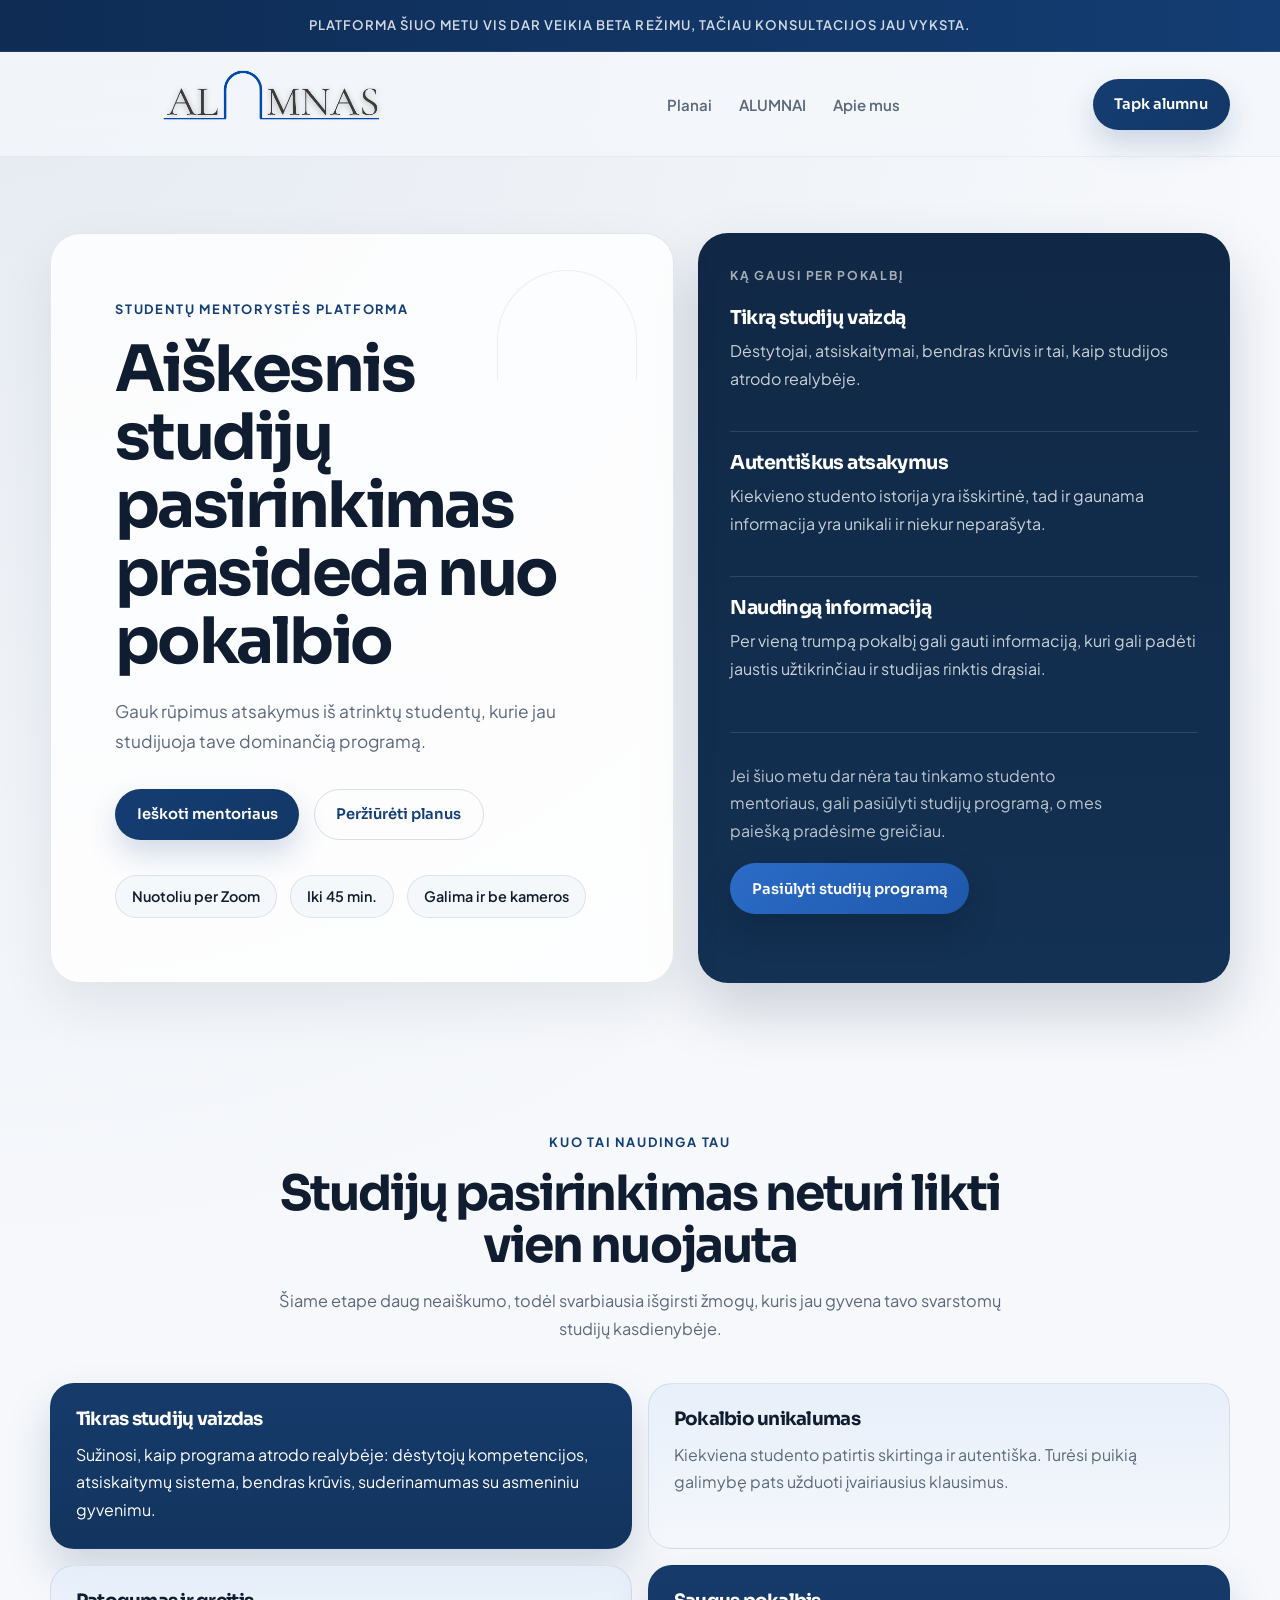
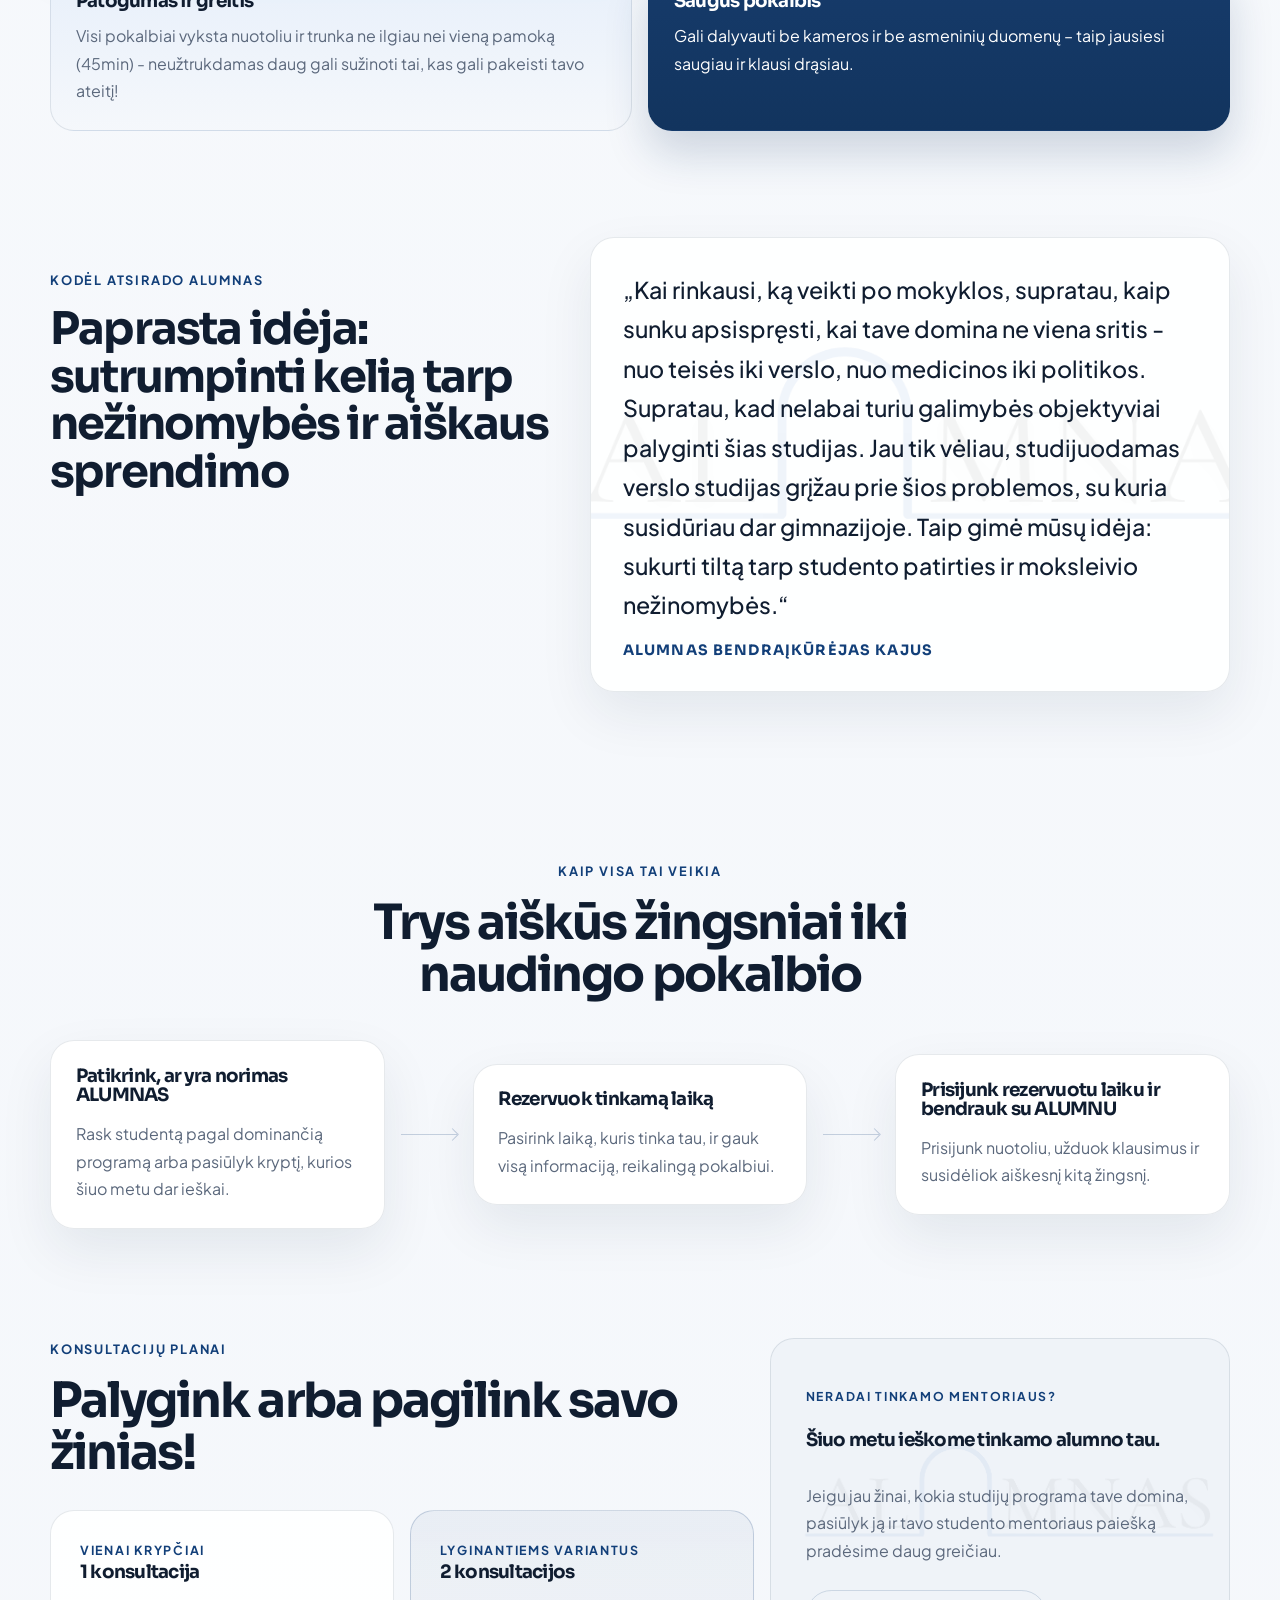
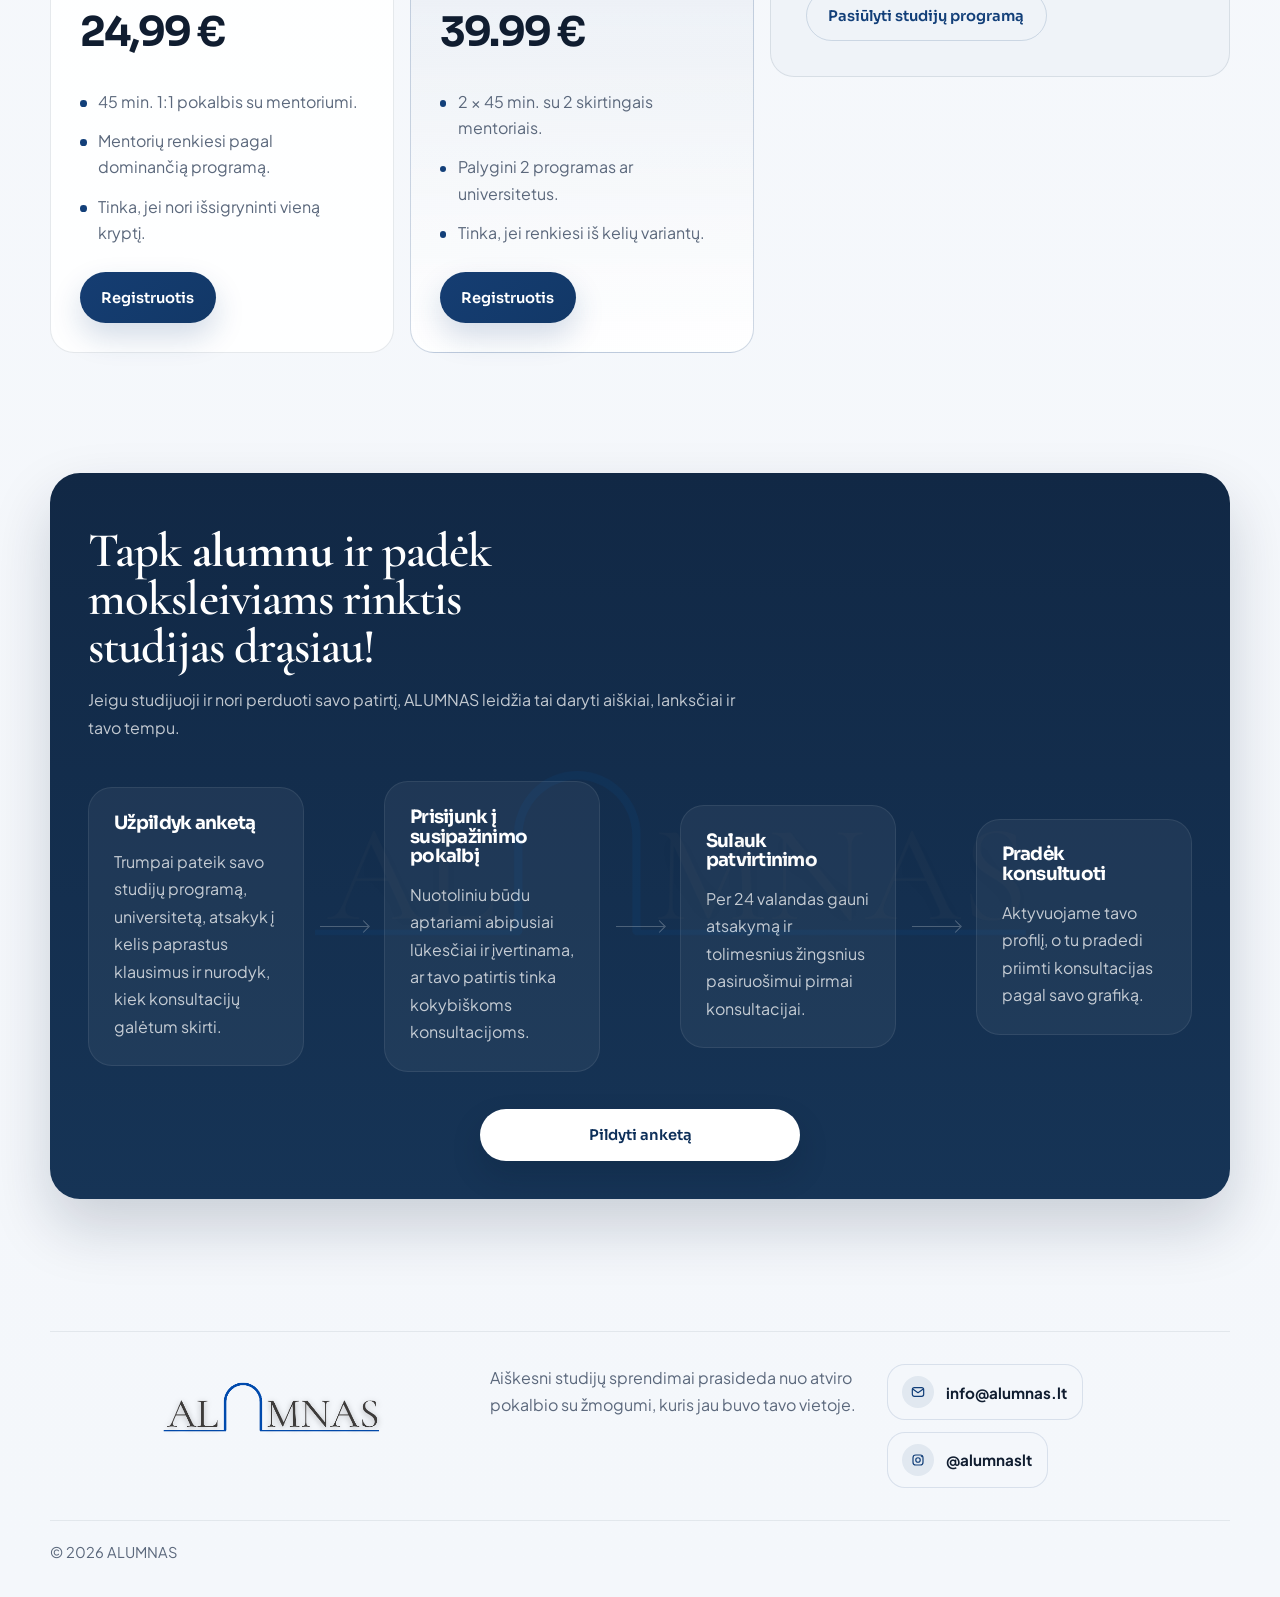
<file: index.html>
<!DOCTYPE html>
<html lang="lt">
  <head>
    <meta charset="UTF-8" />
    <meta name="viewport" content="width=device-width, initial-scale=1.0" />
    <title>ALUMNAS | Studentų mentorystės platforma</title>
    <meta
      name="description"
      content="ALUMNAS padeda moksleiviams aiškiau pasirinkti studijas per pokalbius su studentais, kurie jau studijuoja dominančias programas."
    />
    <meta property="og:title" content="ALUMNAS | Studentų mentorystės platforma" />
    <meta
      property="og:description"
      content="Gauk atsakymus iš studentų, kurie jau studijuoja tave dominančią programą."
    />
    <meta property="og:type" content="website" />
    <meta property="theme-color" content="#123f79" />
    <link rel="preconnect" href="https://fonts.googleapis.com" />
    <link rel="preconnect" href="https://fonts.gstatic.com" crossorigin />
    <link
      href="https://fonts.googleapis.com/css2?family=Cormorant+Garamond:wght@500;600;700&amp;family=Plus+Jakarta+Sans:wght@400;500;600;700;800&amp;family=Sora:wght@400;500;600;700;800&amp;display=swap"
      rel="stylesheet"
    />
    <link rel="stylesheet" href="./styles.css" />
  </head>
  <body>
    <div class="top-note">
      <p>Platforma šiuo metu vis dar veikia beta režimu, tačiau konsultacijos jau vyksta.</p>
    </div>

    <header class="site-header">
      <div class="container header-inner">
        <a class="brand-link" href="#pradžia" aria-label="ALUMNAS pradžia">
          <span class="brand-logo brand-logo-dark" aria-hidden="true">
            <img src="./assets/alumnas-logo-clean.png" alt="" />
          </span>
          <span class="sr-only">ALUMNAS</span>
        </a>

        <nav class="site-nav" aria-label="Pagrindinė navigacija">
          <a href="#planai">Planai</a>
          <a href="./mentoriai.html">ALUMNAI</a>
          <a href="./apie-mus.html">Apie mus</a>
        </nav>

        <a
          class="button button-primary"
          href="https://forms.gle/oHEPFvfFwPesfQu49"
          target="_blank"
          rel="noopener noreferrer"
        >
          Tapk alumnu
        </a>
      </div>
    </header>

    <main id="pradžia">
      <section class="hero">
        <div class="container hero-grid">
          <div class="hero-copy">
            <p class="eyebrow">Studentų mentorystės platforma</p>
            <h1>Aiškesnis studijų pasirinkimas prasideda nuo pokalbio</h1>
            <p class="hero-text">
              Gauk rūpimus atsakymus iš atrinktų studentų, kurie jau studijuoja tave
              dominančią programą.
            </p>

            <div class="hero-actions">
              <a
                class="button button-primary"
                href="./mentoriai.html"
              >
                Ieškoti mentoriaus
              </a>
              <a class="button button-secondary" href="#planai">Peržiūrėti planus</a>
            </div>

            <ul class="hero-meta">
              <li>Nuotoliu per Zoom</li>
              <li>Iki 45 min.</li>
              <li>Galima ir be kameros</li>
            </ul>
          </div>

          <aside class="hero-panel">
            <p class="panel-label">Ką gausi per pokalbį</p>

            <div class="panel-list">
              <article>
                <h2>Tikrą studijų vaizdą</h2>
                <p>
                  Dėstytojai, atsiskaitymai, bendras krūvis ir tai, kaip studijos
                  atrodo realybėje.
                </p>
              </article>

              <article>
                <h2>Autentiškus atsakymus</h2>
                <p>
                  Kiekvieno studento istorija yra išskirtinė, tad ir gaunama
                  informacija yra unikali ir niekur neparašyta.
                </p>
              </article>

              <article>
                <h2>Naudingą informaciją</h2>
                <p>
                  Per vieną trumpą pokalbį gali gauti informaciją, kuri gali
                  padėti jaustis užtikrinčiau ir studijas rinktis drąsiai.
                </p>
              </article>
            </div>

            <div class="panel-foot">
              <p>
                Jei šiuo metu dar nėra tau tinkamo studento mentoriaus, gali pasiūlyti
                studijų programą, o mes paiešką pradėsime greičiau.
              </p>
              <a
                class="panel-button"
                href="https://forms.gle/Wdv8qS5zdkdKtjoA7"
                target="_blank"
                rel="noopener noreferrer"
              >
                Pasiūlyti studijų programą
              </a>
            </div>
          </aside>
        </div>
      </section>

      <section class="section" id="nauda">
        <div class="container section-head">
          <p class="eyebrow">Kuo tai naudinga tau</p>
          <h2>Studijų pasirinkimas neturi likti vien nuojauta</h2>
          <p class="section-text">
            Šiame etape daug neaiškumo, todėl svarbiausia išgirsti žmogų, kuris jau
            gyvena tavo svarstomų studijų kasdienybėje.
          </p>
        </div>

        <div class="container benefit-grid">
          <article class="benefit-card benefit-card-accent">
            <h3>Tikras studijų vaizdas</h3>
            <p>
              Sužinosi, kaip programa atrodo realybėje: dėstytojų kompetencijos,
              atsiskaitymų sistema, bendras krūvis, suderinamumas su asmeniniu gyvenimu.
            </p>
          </article>

          <article class="benefit-card benefit-card-soft">
            <h3>Pokalbio unikalumas</h3>
            <p>
              Kiekviena studento patirtis skirtinga ir autentiška. Turėsi puikią
              galimybę pats užduoti įvairiausius klausimus.
            </p>
          </article>

          <article class="benefit-card benefit-card-soft">
            <h3>Patogumas ir greitis</h3>
            <p>
              Visi pokalbiai vyksta nuotoliu ir trunka ne ilgiau nei vieną pamoką
              (45min) - neužtrukdamas daug gali sužinoti tai, kas gali pakeisti
              tavo ateitį!
            </p>
          </article>

          <article class="benefit-card benefit-card-accent">
            <h3>Saugus pokalbis</h3>
            <p>
              Gali dalyvauti be kameros ir be asmeninių duomenų – taip jausiesi
              saugiau ir klausi drąsiau.
            </p>
          </article>
        </div>
      </section>

      <section class="section quote-section">
        <div class="container quote-wrap">
          <div class="quote-intro">
            <p class="eyebrow">Kodėl atsirado ALUMNAS</p>
            <h2>Paprasta idėja: sutrumpinti kelią tarp nežinomybės ir aiškaus sprendimo</h2>
          </div>

          <blockquote class="quote-card">
            <div class="quote-watermark" aria-hidden="true">
              <img src="./assets/alumnas-logo-clean.png" alt="" />
            </div>
            <p>
              „Kai rinkausi, ką veikti po mokyklos, supratau, kaip sunku
              apsispręsti, kai tave domina ne viena sritis - nuo teisės iki
              verslo, nuo medicinos iki politikos. Supratau, kad nelabai turiu
              galimybės objektyviai palyginti šias studijas. Jau tik vėliau,
              studijuodamas verslo studijas grįžau prie šios problemos, su kuria
              susidūriau dar gimnazijoje. Taip gimė mūsų idėja: sukurti tiltą
              tarp studento patirties ir moksleivio nežinomybės.“
            </p>
            <footer>ALUMNAS bendraįkūrėjas Kajus</footer>
          </blockquote>
        </div>
      </section>

      <section class="section" id="veikimas">
        <div class="container section-head">
          <p class="eyebrow">Kaip visa tai veikia</p>
          <h2>Trys aiškūs žingsniai iki naudingo pokalbio</h2>
        </div>

        <div class="container arrow-steps arrow-steps-light">
          <article class="arrow-step">
            <h3>Patikrink, ar yra norimas ALUMNAS</h3>
            <p>
              Rask studentą pagal dominančią programą arba pasiūlyk kryptį, kurios
              šiuo metu dar ieškai.
            </p>
          </article>

          <div class="step-arrow" aria-hidden="true">
            <span></span>
          </div>

          <article class="arrow-step">
            <h3>Rezervuok tinkamą laiką</h3>
            <p>
              Pasirink laiką, kuris tinka tau, ir gauk visą informaciją, reikalingą
              pokalbiui.
            </p>
          </article>

          <div class="step-arrow" aria-hidden="true">
            <span></span>
          </div>

          <article class="arrow-step">
            <h3>Prisijunk rezervuotu laiku ir bendrauk su ALUMNU</h3>
            <p>
              Prisijunk nuotoliu, užduok klausimus ir susidėliok aiškesnį kitą žingsnį.
            </p>
          </article>
        </div>
      </section>

      <section class="section plans-section" id="planai">
        <div class="container plans-layout">
          <div class="plans-main">
            <div class="section-head section-head-left">
              <p class="eyebrow">Konsultacijų planai</p>
              <h2>Palygink arba pagilink savo žinias!</h2>
            </div>

            <div class="pricing-grid">
              <article class="pricing-card">
                <p class="price-tag">Vienai krypčiai</p>
                <h3>1 konsultacija</h3>
                <p class="price">24,99 €</p>
                <ul>
                  <li>45 min. 1:1 pokalbis su mentoriumi.</li>
                  <li>Mentorių renkiesi pagal dominančią programą.</li>
                  <li>Tinka, jei nori išsigryninti vieną kryptį.</li>
                </ul>
                <a
                  class="button button-primary"
                  href="https://forms.gle/Wdv8qS5zdkdKtjoA7"
                  target="_blank"
                  rel="noopener noreferrer"
                >
                  Registruotis
                </a>
              </article>

              <article class="pricing-card pricing-card-featured">
                <p class="price-tag">Lyginantiems variantus</p>
                <h3>2 konsultacijos</h3>
                <p class="price">39.99 €</p>
                <ul>
                  <li>2 × 45 min. su 2 skirtingais mentoriais.</li>
                  <li>Palygini 2 programas ar universitetus.</li>
                  <li>Tinka, jei renkiesi iš kelių variantų.</li>
                </ul>
                <a
                  class="button button-primary"
                  href="https://forms.gle/Wdv8qS5zdkdKtjoA7"
                  target="_blank"
                  rel="noopener noreferrer"
                >
                  Registruotis
                </a>
              </article>
            </div>
          </div>

          <aside class="plans-side">
            <div class="plans-watermark" aria-hidden="true">
              <img src="./assets/alumnas-logo-clean.png" alt="" />
            </div>
            <p class="side-label">Neradai tinkamo mentoriaus?</p>
            <h3>Šiuo metu ieškome tinkamo alumno tau.</h3>
            <p>
              Jeigu jau žinai, kokia studijų programa tave domina, pasiūlyk ją ir
              tavo studento mentoriaus paiešką pradėsime daug greičiau.
            </p>
            <a
              class="button button-secondary"
              href="https://forms.gle/Wdv8qS5zdkdKtjoA7"
              target="_blank"
              rel="noopener noreferrer"
            >
              Pasiūlyti studijų programą
            </a>
          </aside>
        </div>
      </section>

      <section class="section mentor-section" id="alumnas">
        <div class="container mentor-wrap">
          <div class="mentor-watermark" aria-hidden="true">
            <img src="./assets/alumnas-logo-clean.png" alt="" />
          </div>
          <div class="mentor-head">
            <h2>Tapk <strong>alumnu</strong> ir padėk moksleiviams rinktis studijas drąsiau!</h2>
            <p class="mentor-text">
              Jeigu studijuoji ir nori perduoti savo patirtį, ALUMNAS leidžia tai
              daryti aiškiai, lanksčiai ir tavo tempu.
            </p>
          </div>

          <div class="arrow-steps arrow-steps-dark">
            <article class="arrow-step">
              <h3>Užpildyk anketą</h3>
              <p>
                Trumpai pateik savo studijų programą, universitetą, atsakyk į kelis
                paprastus klausimus ir nurodyk, kiek konsultacijų galėtum skirti.
              </p>
            </article>

            <div class="step-arrow" aria-hidden="true">
              <span></span>
            </div>

            <article class="arrow-step">
              <h3>Prisijunk į susipažinimo pokalbį</h3>
              <p>
                Nuotoliniu būdu aptariami abipusiai lūkesčiai ir įvertinama, ar tavo
                patirtis tinka kokybiškoms konsultacijoms.
              </p>
            </article>

            <div class="step-arrow" aria-hidden="true">
              <span></span>
            </div>

            <article class="arrow-step">
              <h3>Sulauk patvirtinimo</h3>
              <p>
                Per 24 valandas gauni atsakymą ir tolimesnius žingsnius pasiruošimui
                pirmai konsultacijai.
              </p>
            </article>

            <div class="step-arrow" aria-hidden="true">
              <span></span>
            </div>

            <article class="arrow-step">
              <h3>Pradėk konsultuoti</h3>
              <p>
                Aktyvuojame tavo profilį, o tu pradedi priimti konsultacijas pagal savo
                grafiką.
              </p>
            </article>
          </div>

          <div class="mentor-cta">
            <a
              class="button button-light"
              href="https://forms.gle/oHEPFvfFwPesfQu49"
              target="_blank"
              rel="noopener noreferrer"
            >
              Pildyti anketą
            </a>
          </div>
        </div>
      </section>
    </main>

    <footer class="site-footer" id="kontaktai">
      <div class="container footer-top">
        <a class="brand-link footer-brand" href="#pradžia" aria-label="ALUMNAS pradžia">
          <span class="brand-logo brand-logo-dark" aria-hidden="true">
            <img src="./assets/alumnas-logo-clean.png" alt="" />
          </span>
          <span class="sr-only">ALUMNAS</span>
        </a>

        <div class="footer-copy">
          <p>
            Aiškesni studijų sprendimai prasideda nuo atviro pokalbio su žmogumi,
            kuris jau buvo tavo vietoje.
          </p>
        </div>

        <div class="footer-links">
          <a class="footer-contact-link" href="mailto:info@alumnas.lt">
            <span class="footer-contact-icon" aria-hidden="true">
              <svg viewBox="0 0 24 24" fill="none">
                <path d="M4 7.5 12 13l8-5.5" stroke="currentColor" stroke-width="1.8" stroke-linecap="round" stroke-linejoin="round" />
                <rect x="3.5" y="5.5" width="17" height="13" rx="3" stroke="currentColor" stroke-width="1.8" />
              </svg>
            </span>
            <span>info@alumnas.lt</span>
          </a>
          <a
            class="footer-contact-link"
            href="https://www.instagram.com/alumnaslt/"
            target="_blank"
            rel="noopener noreferrer"
          >
            <span class="footer-contact-icon" aria-hidden="true">
              <svg viewBox="0 0 24 24" fill="none">
                <rect x="4.5" y="4.5" width="15" height="15" rx="4.2" stroke="currentColor" stroke-width="1.8" />
                <circle cx="12" cy="12" r="3.35" stroke="currentColor" stroke-width="1.8" />
                <circle cx="17.1" cy="6.9" r="1" fill="currentColor" />
              </svg>
            </span>
            <span>@alumnaslt</span>
          </a>
        </div>
      </div>

      <div class="container footer-bottom">
        <p>&copy; <span id="year">2026</span> ALUMNAS</p>
      </div>
    </footer>

    <script src="./script.js"></script>
  </body>
</html>
</file>
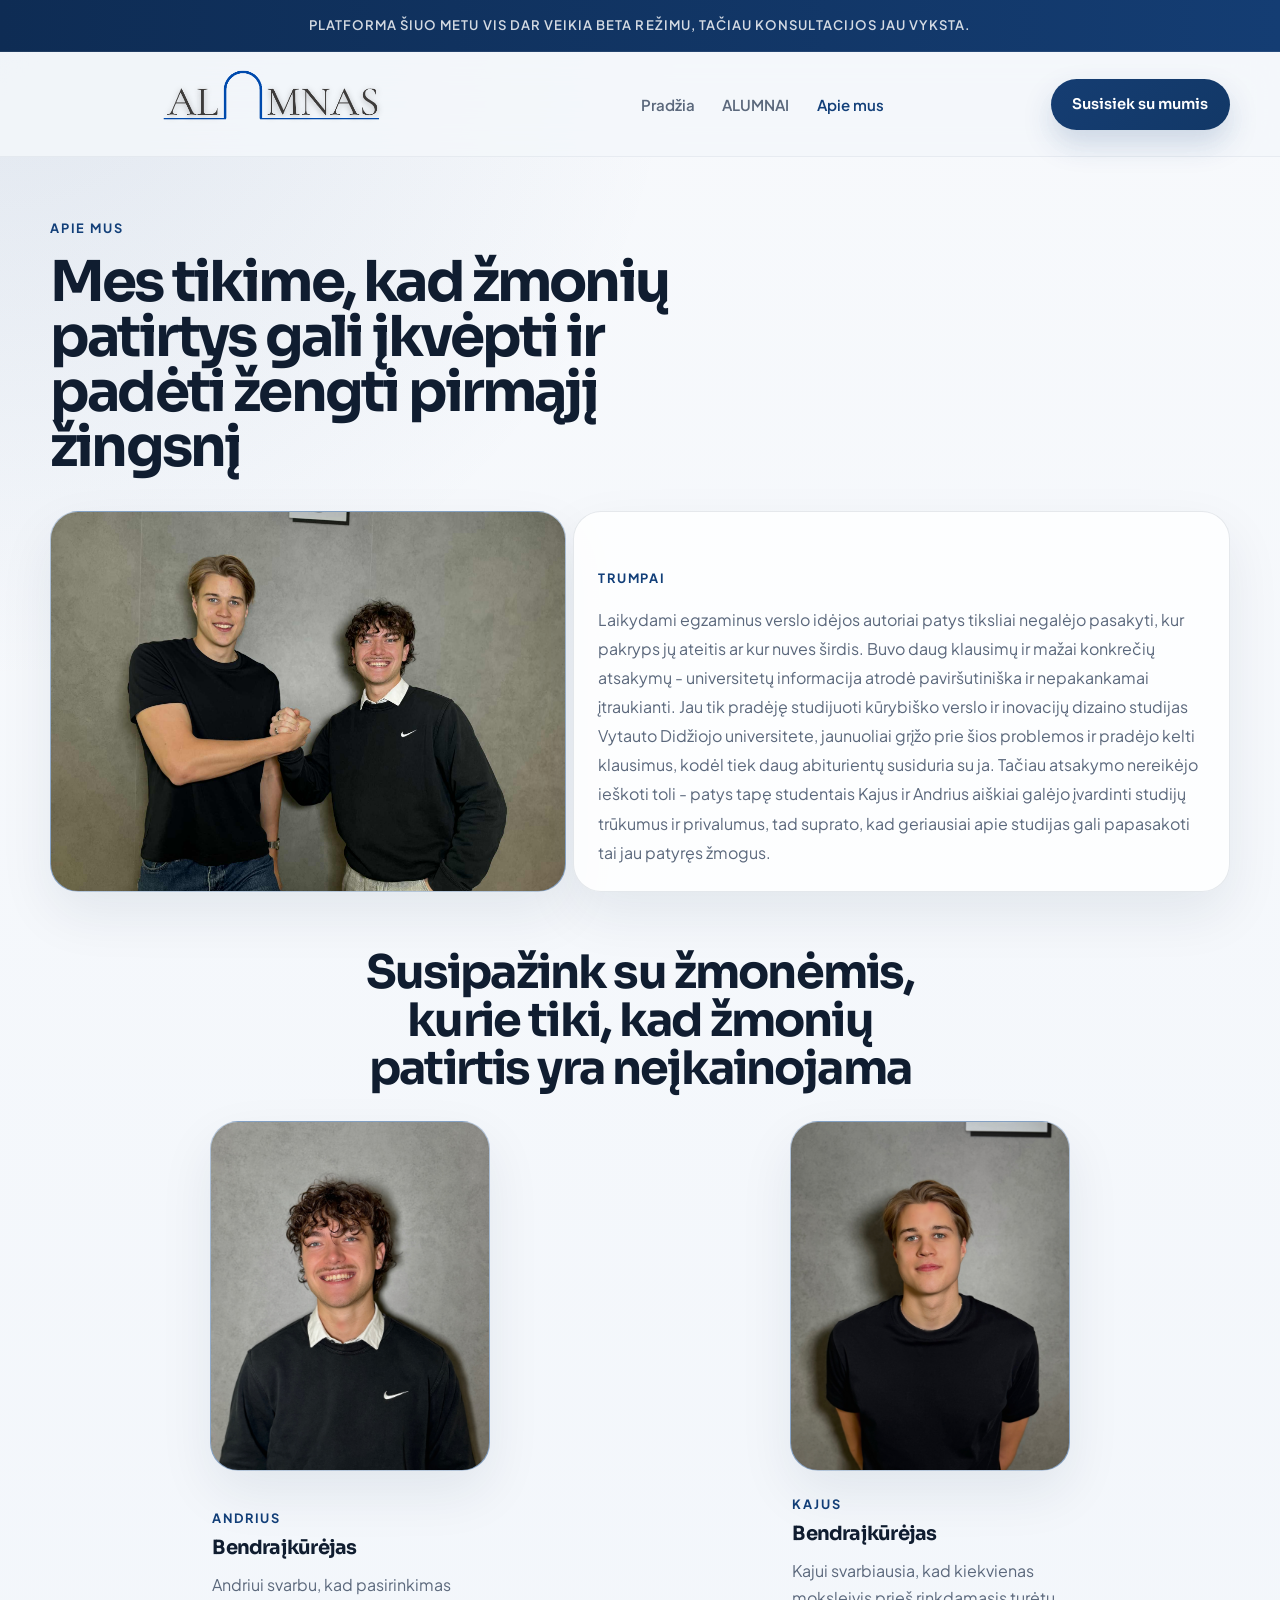
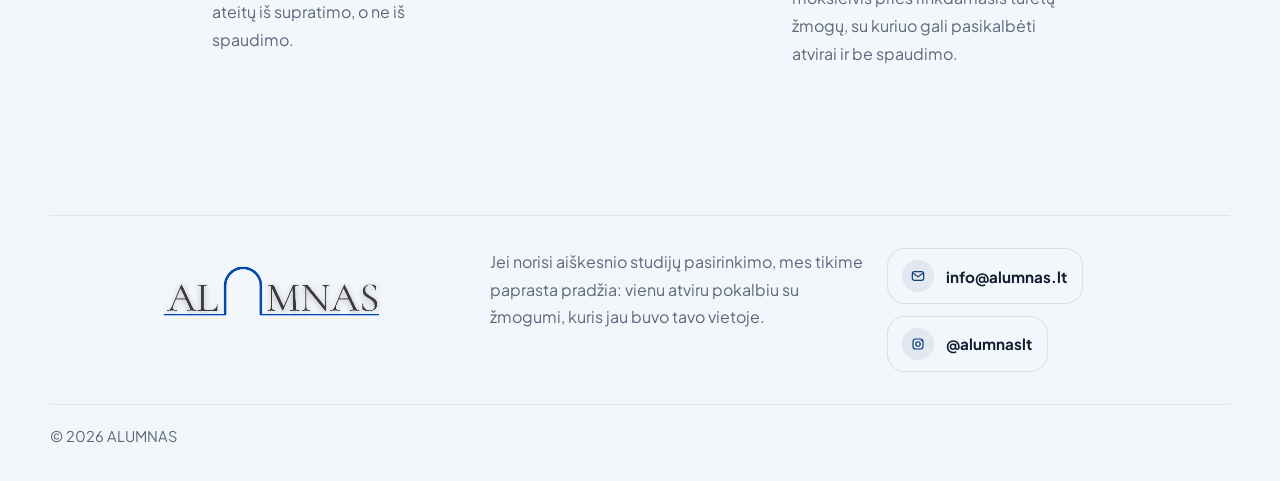
<file: apie-mus.html>
<!DOCTYPE html>
<html lang="lt">
  <head>
    <meta charset="UTF-8" />
    <meta name="viewport" content="width=device-width, initial-scale=1.0" />
    <title>Apie mus | ALUMNAS</title>
    <meta
      name="description"
      content="Susipažink su ALUMNAS istorija ir bendraįkūrėjais Kajumi bei Andriumi."
    />
    <meta property="og:title" content="Apie mus | ALUMNAS" />
    <meta
      property="og:description"
      content="ALUMNAS gimė iš asmeninės patirties, kai po mokyklos trūko aiškumo, ką rinktis toliau."
    />
    <meta property="og:type" content="website" />
    <meta property="theme-color" content="#123f79" />
    <link rel="preconnect" href="https://fonts.googleapis.com" />
    <link rel="preconnect" href="https://fonts.gstatic.com" crossorigin />
    <link
      href="https://fonts.googleapis.com/css2?family=Cormorant+Garamond:wght@500;600;700&amp;family=Plus+Jakarta+Sans:wght@400;500;600;700;800&amp;family=Sora:wght@400;500;600;700;800&amp;display=swap"
      rel="stylesheet"
    />
    <link rel="stylesheet" href="./styles.css" />
  </head>
  <body class="about-page">
    <div class="top-note">
      <p>Platforma šiuo metu vis dar veikia beta režimu, tačiau konsultacijos jau vyksta.</p>
    </div>

    <header class="site-header">
      <div class="container header-inner">
        <a class="brand-link" href="./index.html#pradžia" aria-label="ALUMNAS pradžia">
          <span class="brand-logo brand-logo-dark" aria-hidden="true">
            <img src="./assets/alumnas-logo-clean.png" alt="" />
          </span>
          <span class="sr-only">ALUMNAS</span>
        </a>

        <nav class="site-nav" aria-label="Apie mus navigacija">
          <a href="./index.html">Pradžia</a>
          <a href="./mentoriai.html">ALUMNAI</a>
          <a href="./apie-mus.html" class="is-active">Apie mus</a>
        </nav>

        <a
          class="button button-primary"
          href="https://www.instagram.com/alumnaslt/"
          target="_blank"
          rel="noopener noreferrer"
        >
          Susisiek su mumis
        </a>
      </div>
    </header>

    <main class="about-main">
      <section class="about-editorial">
        <div class="container about-intro">
          <div class="about-intro-copy">
            <p class="eyebrow">Apie mus</p>
            <h1>Mes tikime, kad žmonių patirtys gali įkvėpti ir padėti žengti pirmąjį žingsnį</h1>
          </div>
        </div>

        <div class="container about-mosaic" id="istorija">
          <figure class="about-shot about-shot-group">
            <img
              src="./assets/kartu-ft.jpg"
              alt="Kajus ir Andrius"
              onerror="this.remove()"
            />
          </figure>

          <aside class="about-story-brief">
            <p class="eyebrow">Trumpai</p>
            <p>
              Laikydami egzaminus verslo idėjos autoriai patys tiksliai
              negalėjo pasakyti, kur pakryps jų ateitis ar kur nuves širdis.
              Buvo daug klausimų ir mažai konkrečių atsakymų - universitetų
              informacija atrodė paviršutiniška ir nepakankamai įtraukianti.
              Jau tik pradėję studijuoti kūrybiško verslo ir inovacijų dizaino
              studijas Vytauto Didžiojo universitete, jaunuoliai grįžo prie šios
              problemos ir pradėjo kelti klausimus, kodėl tiek daug abiturientų
              susiduria su ja. Tačiau atsakymo nereikėjo ieškoti toli - patys
              tapę studentais Kajus ir Andrius aiškiai galėjo įvardinti studijų
              trūkumus ir privalumus, tad suprato, kad geriausiai apie studijas
              gali papasakoti tai jau patyręs žmogus.
            </p>
          </aside>
        </div>
      </section>

      <section class="section founders-compact" id="ikurejai">
        <div class="container founders-compact-head">
          <h2>Susipažink su žmonėmis, kurie tiki, kad žmonių patirtis yra neįkainojama</h2>
        </div>

        <div class="container founders-compact-grid">
          <article class="founder-compact-card">
            <figure class="about-shot about-shot-portrait">
              <img
                src="./assets/andrius.jpg"
                alt="Andrius"
                onerror="this.remove()"
              />
            </figure>

            <div class="founder-compact-copy">
              <p class="founder-role">Andrius</p>
              <h3>Bendraįkūrėjas</h3>
              <p>
                Andriui svarbu, kad pasirinkimas ateitų iš supratimo, o ne iš spaudimo.
              </p>
            </div>
          </article>

          <article class="founder-compact-card">
            <figure class="about-shot about-shot-portrait">
              <img
                src="./assets/kajus.jpg"
                alt="Kajus"
                onerror="this.remove()"
              />
            </figure>

            <div class="founder-compact-copy">
              <p class="founder-role">Kajus</p>
              <h3>Bendraįkūrėjas</h3>
              <p>
                Kajui svarbiausia, kad kiekvienas moksleivis prieš rinkdamasis turėtų žmogų, su kuriuo gali pasikalbėti atvirai ir be spaudimo.
              </p>
            </div>
          </article>
        </div>
      </section>
    </main>

    <footer class="site-footer" id="kontaktai">
      <div class="container footer-top">
        <a class="brand-link footer-brand" href="./index.html#pradžia" aria-label="ALUMNAS pradžia">
          <span class="brand-logo brand-logo-dark" aria-hidden="true">
            <img src="./assets/alumnas-logo-clean.png" alt="" />
          </span>
          <span class="sr-only">ALUMNAS</span>
        </a>

        <div class="footer-copy">
          <p>
            Jei norisi aiškesnio studijų pasirinkimo, mes tikime paprasta pradžia:
            vienu atviru pokalbiu su žmogumi, kuris jau buvo tavo vietoje.
          </p>
        </div>

        <div class="footer-links">
          <a class="footer-contact-link" href="mailto:info@alumnas.lt">
            <span class="footer-contact-icon" aria-hidden="true">
              <svg viewBox="0 0 24 24" fill="none">
                <path d="M4 7.5 12 13l8-5.5" stroke="currentColor" stroke-width="1.8" stroke-linecap="round" stroke-linejoin="round" />
                <rect x="3.5" y="5.5" width="17" height="13" rx="3" stroke="currentColor" stroke-width="1.8" />
              </svg>
            </span>
            <span>info@alumnas.lt</span>
          </a>
          <a
            class="footer-contact-link"
            href="https://www.instagram.com/alumnaslt/"
            target="_blank"
            rel="noopener noreferrer"
          >
            <span class="footer-contact-icon" aria-hidden="true">
              <svg viewBox="0 0 24 24" fill="none">
                <rect x="4.5" y="4.5" width="15" height="15" rx="4.2" stroke="currentColor" stroke-width="1.8" />
                <circle cx="12" cy="12" r="3.35" stroke="currentColor" stroke-width="1.8" />
                <circle cx="17.1" cy="6.9" r="1" fill="currentColor" />
              </svg>
            </span>
            <span>@alumnaslt</span>
          </a>
        </div>
      </div>

      <div class="container footer-bottom">
        <p>&copy; <span id="year">2026</span> ALUMNAS</p>
      </div>
    </footer>

    <script src="./script.js"></script>
  </body>
</html>
</file>
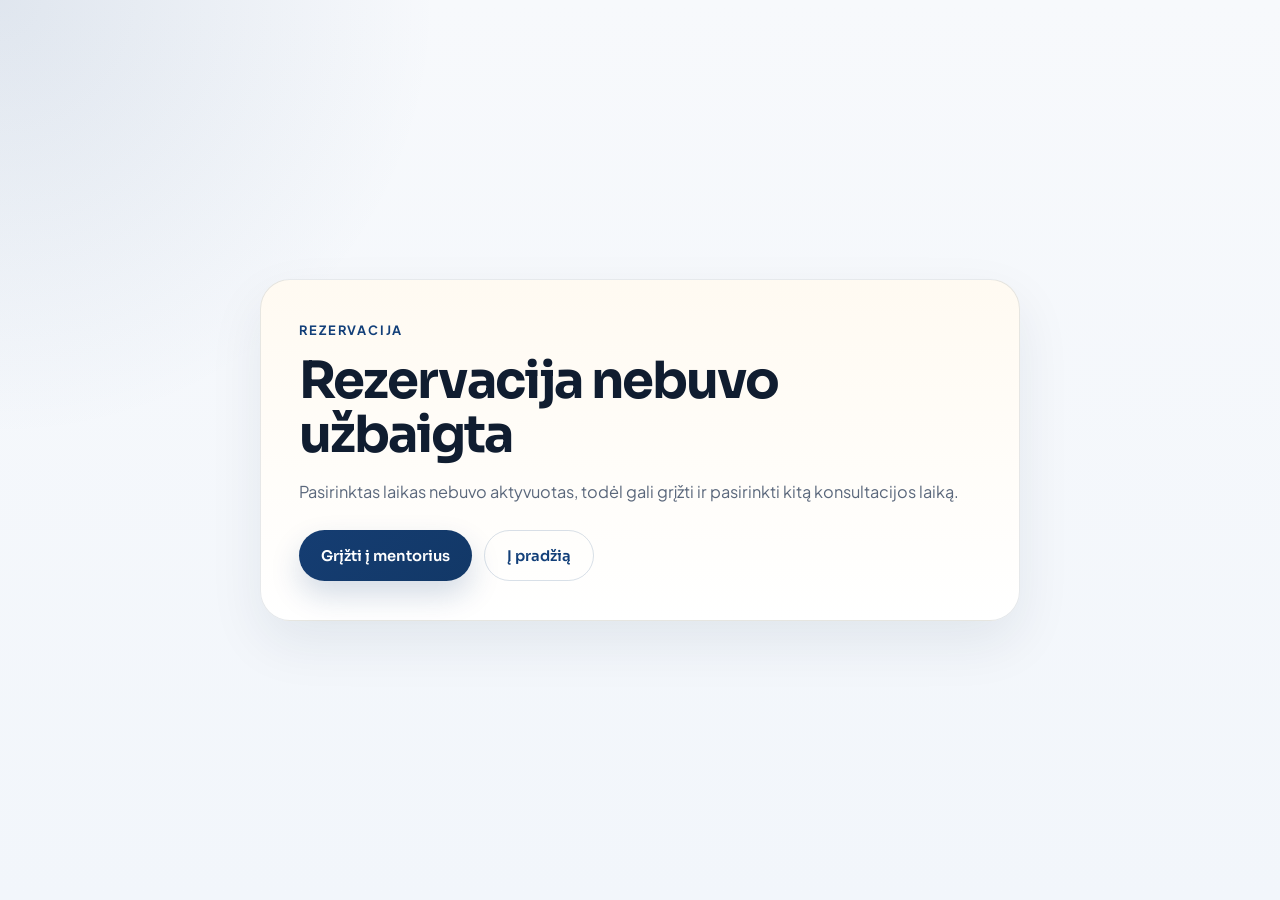
<file: rezervacija-atsaukta.html>
<!DOCTYPE html>
<html lang="lt">
  <head>
    <meta charset="UTF-8" />
    <meta name="viewport" content="width=device-width, initial-scale=1.0" />
    <title>Rezervacija atšaukta | ALUMNAS</title>
    <meta
      name="description"
      content="ALUMNAS rezervacija nebuvo užbaigta. Gali grįžti ir pasirinkti kitą laiką."
    />
    <link rel="preconnect" href="https://fonts.googleapis.com" />
    <link rel="preconnect" href="https://fonts.gstatic.com" crossorigin />
    <link
      href="https://fonts.googleapis.com/css2?family=Cormorant+Garamond:wght@500;600;700&amp;family=Plus+Jakarta+Sans:wght@400;500;600;700;800&amp;family=Sora:wght@400;500;600;700;800&amp;display=swap"
      rel="stylesheet"
    />
    <link rel="stylesheet" href="./styles.css" />
  </head>
  <body class="booking-result-page">
    <main class="booking-result-main">
      <section class="booking-result-section">
        <div class="container">
          <div class="booking-result-card booking-result-card-cancel" id="booking-cancel-card">
            <p class="eyebrow">Rezervacija</p>
            <h1>Rezervacija nebuvo užbaigta</h1>
            <p class="booking-result-copy">
              Jei nori, gali grįžti atgal ir pasirinkti kitą laiką.
            </p>
          </div>
        </div>
      </section>
    </main>

    <script src="./booking-cancel.js"></script>
  </body>
</html>
</file>
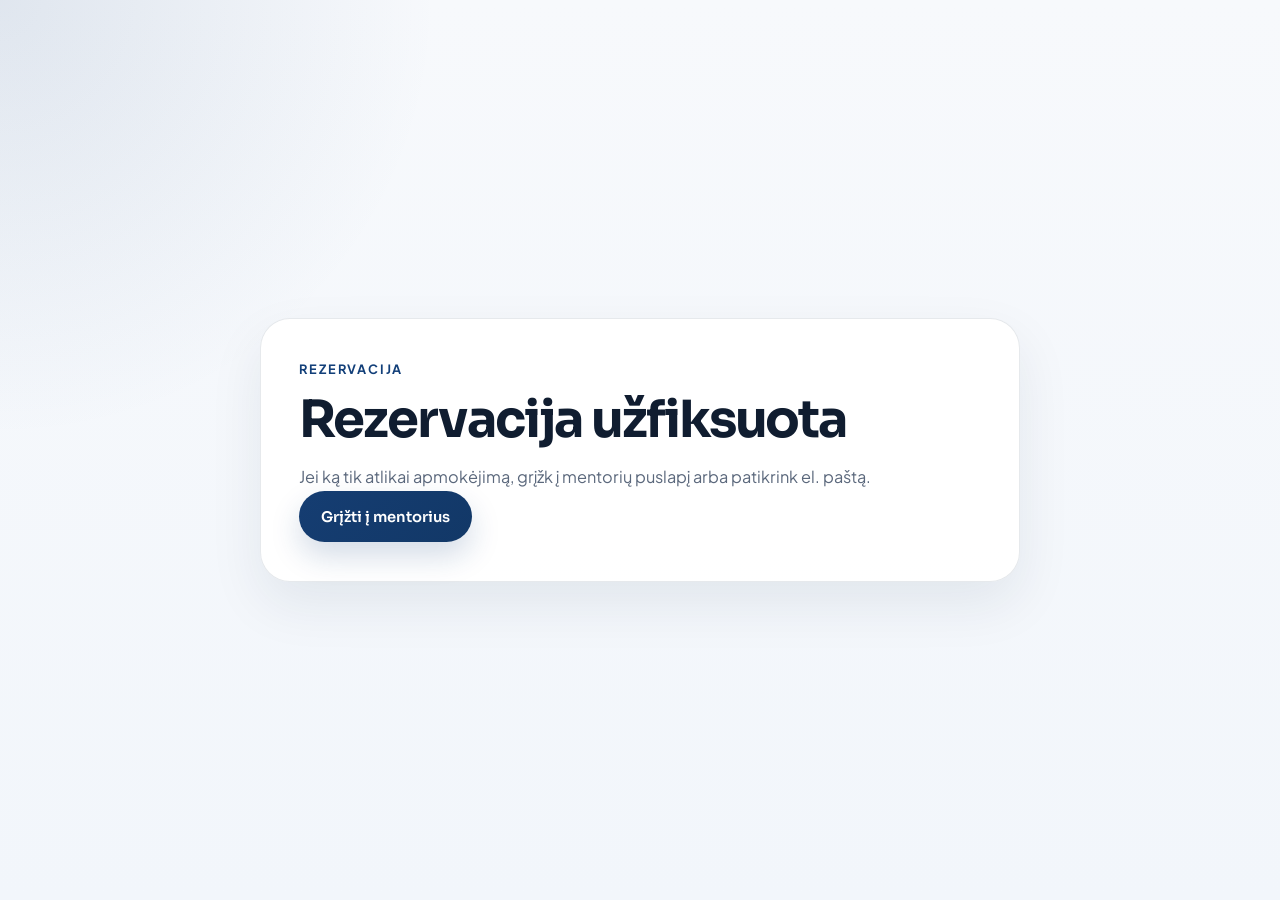
<file: rezervacija-patvirtinta.html>
<!DOCTYPE html>
<html lang="lt">
  <head>
    <meta charset="UTF-8" />
    <meta name="viewport" content="width=device-width, initial-scale=1.0" />
    <title>Rezervacija patvirtinta | ALUMNAS</title>
    <meta
      name="description"
      content="Tavo ALUMNAS rezervacija patvirtinta. Čia rasi pagrindinę konsultacijos informaciją."
    />
    <link rel="preconnect" href="https://fonts.googleapis.com" />
    <link rel="preconnect" href="https://fonts.gstatic.com" crossorigin />
    <link
      href="https://fonts.googleapis.com/css2?family=Cormorant+Garamond:wght@500;600;700&amp;family=Plus+Jakarta+Sans:wght@400;500;600;700;800&amp;family=Sora:wght@400;500;600;700;800&amp;display=swap"
      rel="stylesheet"
    />
    <link rel="stylesheet" href="./styles.css" />
  </head>
  <body class="booking-result-page">
    <main class="booking-result-main">
      <section class="booking-result-section">
        <div class="container">
          <div class="booking-result-card" id="booking-success-card">
            <p class="eyebrow">Rezervacija</p>
            <h1>Patvirtiname tavo rezervaciją</h1>
            <p class="booking-result-copy">
              Tikriname apmokėjimą ir aktyvuojame pasirinktą laiką.
            </p>
          </div>
        </div>
      </section>
    </main>

    <script src="./booking-success.js"></script>
  </body>
</html>
</file>
<file: styles.css>
:root {
  --bg: #f4f7fb;
  --surface: #ffffff;
  --surface-muted: #eef3f8;
  --surface-deep: #102845;
  --surface-deep-soft: #16365c;
  --ink: #101d30;
  --ink-muted: #5b687c;
  --line: rgba(16, 40, 69, 0.1);
  --line-strong: rgba(16, 40, 69, 0.16);
  --brand: #123f79;
  --brand-strong: #0d2f59;
  --brand-accent: #004aad;
  --white-soft: rgba(255, 255, 255, 0.78);
  --shadow-soft: 0 22px 54px rgba(16, 40, 69, 0.08);
  --shadow-deep: 0 28px 60px rgba(10, 29, 54, 0.18);
  --radius-xl: 30px;
  --radius-lg: 24px;
  --radius-md: 18px;
  --max-width: 1180px;
}

*,
*::before,
*::after {
  box-sizing: border-box;
}

html {
  scroll-behavior: smooth;
}

body {
  margin: 0;
  color: var(--ink);
  font-family: "Plus Jakarta Sans", sans-serif;
  background:
    radial-gradient(circle at top left, rgba(18, 63, 121, 0.08), transparent 26%),
    linear-gradient(180deg, #f7f9fc 0%, #f4f7fb 100%);
}

img {
  display: block;
  max-width: 100%;
}

a {
  color: inherit;
  text-decoration: none;
}

p {
  margin: 0;
  color: var(--ink-muted);
  line-height: 1.72;
}

h1,
h2,
h3 {
  margin: 0;
  color: var(--ink);
  line-height: 1.06;
  letter-spacing: -0.04em;
  font-family: "Sora", sans-serif;
}

ul {
  margin: 0;
  padding: 0;
  list-style: none;
}

.container {
  width: min(calc(100% - 40px), var(--max-width));
  margin: 0 auto;
}

.sr-only {
  position: absolute;
  width: 1px;
  height: 1px;
  padding: 0;
  margin: -1px;
  overflow: hidden;
  clip: rect(0, 0, 0, 0);
  white-space: nowrap;
  border: 0;
}

.top-note {
  border-bottom: 1px solid rgba(255, 255, 255, 0.08);
  background: linear-gradient(90deg, #0e2c54 0%, #143d73 100%);
  text-align: center;
  padding: 0.9rem 1rem;
}

.top-note p {
  color: rgba(255, 255, 255, 0.82);
  font-size: 0.82rem;
  font-weight: 600;
  letter-spacing: 0.08em;
  text-transform: uppercase;
}

.site-header {
  position: sticky;
  top: 0;
  z-index: 30;
  backdrop-filter: blur(20px);
  background: rgba(244, 247, 251, 0.84);
  border-bottom: 1px solid rgba(16, 40, 69, 0.06);
}

.header-inner {
  min-height: 88px;
  display: flex;
  align-items: center;
  justify-content: space-between;
  gap: 1.5rem;
}

.brand-link {
  display: inline-flex;
  align-items: center;
}

.brand-logo {
  width: 424px;
  height: 104px;
  overflow: hidden;
  display: inline-flex;
  align-items: center;
  justify-content: center;
}

.brand-logo img {
  width: 100%;
  height: 100%;
  object-fit: contain;
  transform: scale(3.85);
  transform-origin: center;
}

.brand-logo-light {
  width: 290px;
  height: 72px;
}

.brand-logo-light img {
  transform: scale(2.75);
}

.site-nav {
  display: flex;
  align-items: center;
  gap: 1.7rem;
}

.site-nav a {
  color: var(--ink-muted);
  font-size: 0.94rem;
  font-weight: 600;
}

.site-nav a.is-active {
  color: var(--brand);
}

.button {
  min-height: 3.2rem;
  padding: 0 1.35rem;
  border-radius: 999px;
  display: inline-flex;
  align-items: center;
  justify-content: center;
  font-family: "Sora", sans-serif;
  font-size: 0.92rem;
  font-weight: 600;
  transition:
    transform 180ms ease,
    background-color 180ms ease,
    box-shadow 180ms ease,
    border-color 180ms ease,
    color 180ms ease;
}

.button:hover,
.button:focus-visible {
  transform: translateY(-1px);
}

.button-primary {
  color: #ffffff;
  background: linear-gradient(135deg, #153d72 0%, #123867 100%);
  box-shadow: 0 14px 30px rgba(18, 63, 121, 0.18);
}

.button-secondary {
  color: var(--brand);
  background: transparent;
  border: 1px solid rgba(18, 63, 121, 0.16);
}

.button-light {
  color: var(--brand-strong);
  background: #ffffff;
  box-shadow: 0 14px 30px rgba(8, 22, 41, 0.18);
}

.hero {
  padding: 4.75rem 0 4rem;
}

.hero-grid {
  display: grid;
  grid-template-columns: minmax(0, 1.08fr) minmax(320px, 0.92fr);
  gap: 1.5rem;
  align-items: stretch;
}


.hero-copy {
  position: relative;
  padding: 4rem;
  border: 1px solid var(--line);
  border-radius: var(--radius-xl);
  background: rgba(255, 255, 255, 0.82);
  box-shadow: var(--shadow-soft);
}

.hero-copy::after {
  content: "";
  position: absolute;
  right: 2.25rem;
  top: 2.2rem;
  width: 140px;
  height: 110px;
  border: 1px solid rgba(18, 63, 121, 0.08);
  border-bottom: 0;
  border-radius: 999px 999px 0 0;
}

.eyebrow {
  color: var(--brand);
  font-size: 0.8rem;
  font-weight: 700;
  letter-spacing: 0.14em;
  text-transform: uppercase;
}

.eyebrow-light {
  color: rgba(255, 255, 255, 0.72);
}

.hero h1 {
  max-width: 11ch;
  margin-top: 1rem;
  font-size: clamp(3rem, 5vw, 4.9rem);
}

.hero-text {
  max-width: 38rem;
  margin-top: 1.35rem;
  font-size: 1.08rem;
}

.hero-actions {
  display: flex;
  flex-wrap: wrap;
  gap: 0.9rem;
  margin-top: 2rem;
}

.hero-meta {
  margin-top: 2.2rem;
  display: flex;
  flex-wrap: wrap;
  gap: 0.8rem;
}

.hero-meta li {
  padding: 0.72rem 1rem;
  border-radius: 999px;
  border: 1px solid var(--line);
  background: rgba(244, 247, 251, 0.86);
  color: var(--ink);
  font-size: 0.9rem;
  font-weight: 600;
}

.hero-panel {
  padding: 2rem;
  border-radius: var(--radius-xl);
  background: linear-gradient(180deg, var(--surface-deep) 0%, #133153 100%);
  box-shadow: var(--shadow-deep);
}

.panel-label {
  color: rgba(255, 255, 255, 0.62);
  font-size: 0.76rem;
  font-weight: 700;
  letter-spacing: 0.14em;
  text-transform: uppercase;
}

.panel-list {
  margin-top: 1.35rem;
  display: grid;
  gap: 1.15rem;
}

.panel-list article {
  padding: 1.3rem 0;
  border-top: 1px solid rgba(255, 255, 255, 0.12);
}

.panel-list article:first-child {
  border-top: 0;
  padding-top: 0;
}

.panel-list h2 {
  color: #ffffff;
  font-size: 1.2rem;
  letter-spacing: -0.03em;
  margin-bottom: 0.2rem;
}

.panel-list p {
  margin-top: 0.55rem;
  color: var(--white-soft);
}

.panel-foot {
  margin-top: 1.8rem;
  padding-top: 1.8rem;
  border-top: 1px solid rgba(255, 255, 255, 0.12);
  display: grid;
  gap: 1.2rem;
}

.panel-foot p {
  color: rgba(255, 255, 255, 0.72);
  max-width: 24rem;
}

.panel-button {
  display: inline-flex;
  align-items: center;
  justify-content: center;
  min-height: 3.15rem;
  width: fit-content;
  padding: 0 1.35rem;
  border-radius: 999px;
  color: #ffffff;
  background: linear-gradient(135deg, #2b6cc8 0%, #1e58aa 100%);
  box-shadow: 0 16px 32px rgba(7, 19, 38, 0.22);
  font-family: "Sora", sans-serif;
  font-size: 0.92rem;
  font-weight: 600;
}

.section {
  padding: 5.25rem 0;
}

.section-head {
  max-width: 46rem;
  text-align: center;
}

.section-head h2 {
  margin-top: 0.95rem;
  font-size: clamp(2.2rem, 3.8vw, 3.5rem);
}

.section-head-left {
  text-align: left;
}

.section-text {
  margin-top: 1rem;
  font-size: 1.02rem;
}

.benefit-grid {
  margin-top: 2.5rem;
  display: grid;
  grid-template-columns: repeat(2, minmax(0, 1fr));
  gap: 1rem;
}

.benefit-card,
.process-card,
.pricing-card,
.mentor-card,
.plans-side,
.quote-card {
  border: 1px solid var(--line);
  border-radius: var(--radius-lg);
  background: rgba(255, 255, 255, 0.88);
}

.benefit-card {
  padding: 1.55rem;
}

.benefit-card-accent {
  background: linear-gradient(180deg, #163b6b 0%, #12345e 100%);
  border-color: rgba(18, 63, 121, 0.05);
  box-shadow: 0 22px 44px rgba(18, 52, 94, 0.18);
}

.benefit-card-accent h3,
.benefit-card-accent p {
  color: #ffffff;
}

.benefit-card-soft {
  background: linear-gradient(180deg, rgba(229, 238, 250, 0.92), rgba(244, 247, 251, 0.92));
}

.benefit-card h3,
.pricing-card h3,
.plans-side h3,
.arrow-step h3 {
  font-size: 1.15rem;
}

.benefit-card p,
.plans-side p,
.arrow-step p {
  margin-top: 0.75rem;
}

.quote-section {
  padding-top: 1.4rem;
}

.quote-wrap {
  display: grid;
  grid-template-columns: minmax(0, 0.9fr) minmax(0, 1.1fr);
  gap: 1rem;
  align-items: stretch;
}

.quote-intro {
  padding: 2rem 0;
}

.quote-intro h2 {
  margin-top: 0.95rem;
  font-size: clamp(2rem, 3.5vw, 3rem);
}

.quote-card {
  position: relative;
  margin: 0;
  padding: 2rem;
  box-shadow: var(--shadow-soft);
  isolation: isolate;
  overflow: hidden;
}

.quote-watermark {
  position: absolute;
  inset: 0;
  display: flex;
  align-items: center;
  justify-content: center;
  pointer-events: none;
  z-index: 0;
}

.quote-watermark img {
  width: 100%;
  height: 100%;
  object-fit: contain;
  opacity: 0.055;
  filter: brightness(1.05);
  transform: scale(3.1);
  transform-origin: center;
}

.quote-card p {
  position: relative;
  z-index: 1;
  color: var(--ink);
  font-size: clamp(1.15rem, 1.9vw, 1.45rem);
  font-weight: 500;
  line-height: 1.7;
}

.quote-card footer {
  position: relative;
  z-index: 1;
  margin-top: 1rem;
  color: var(--brand);
  font-family: "Sora", sans-serif;
  font-size: 0.9rem;
  font-weight: 700;
  letter-spacing: 0.08em;
  text-transform: uppercase;
}

.arrow-steps {
  margin-top: 2.5rem;
  display: grid;
  grid-template-columns: minmax(0, 1fr) 56px minmax(0, 1fr) 56px minmax(0, 1fr);
  gap: 1rem;
  align-items: center;
}

.arrow-steps-dark {
  grid-template-columns:
    minmax(0, 1fr) 48px minmax(0, 1fr) 48px minmax(0, 1fr) 48px minmax(0, 1fr);
}

.arrow-step {
  padding: 1.55rem;
  border-radius: var(--radius-lg);
}

.arrow-step h3 {
  margin-bottom: 0.95rem;
}

.arrow-step p {
  margin-top: 0;
}

.arrow-steps-light .arrow-step {
  border: 1px solid var(--line);
  background: rgba(255, 255, 255, 0.92);
  box-shadow: var(--shadow-soft);
}

.arrow-steps-dark .arrow-step {
  border: 1px solid rgba(255, 255, 255, 0.08);
  background: rgba(255, 255, 255, 0.05);
}

.arrow-steps-dark .arrow-step h3 {
  color: #ffffff;
}

.arrow-steps-dark .arrow-step p {
  color: rgba(255, 255, 255, 0.74);
}

.step-arrow {
  display: inline-flex;
  align-items: center;
  justify-content: center;
}

.step-arrow span {
  position: relative;
  display: block;
  width: 100%;
  height: 1px;
}

.arrow-steps-light .step-arrow span {
  background: rgba(18, 63, 121, 0.22);
}

.arrow-steps-dark .step-arrow span {
  background: rgba(255, 255, 255, 0.24);
}

.step-arrow span::after {
  content: "";
  position: absolute;
  right: 0;
  top: -4px;
  width: 9px;
  height: 9px;
  border-top: 1px solid;
  border-right: 1px solid;
  transform: rotate(45deg);
}

.arrow-steps-light .step-arrow span::after {
  border-color: rgba(18, 63, 121, 0.24);
}

.arrow-steps-dark .step-arrow span::after {
  border-color: rgba(255, 255, 255, 0.28);
}

.plans-section {
  padding-top: 1.6rem;
}

.plans-layout {
  display: grid;
  grid-template-columns: minmax(0, 1.1fr) minmax(300px, 0.72fr);
  gap: 1rem;
  align-items: start;
}

.pricing-grid {
  margin-top: 2rem;
  display: grid;
  grid-template-columns: repeat(2, minmax(0, 1fr));
  gap: 1rem;
}

.pricing-card {
  padding: 1.8rem;
}

.pricing-card-featured {
  border-color: rgba(18, 63, 121, 0.2);
  background: linear-gradient(180deg, rgba(18, 63, 121, 0.05), rgba(255, 255, 255, 0.9));
}

.price-tag {
  color: var(--brand);
  font-size: 0.78rem;
  font-weight: 700;
  letter-spacing: 0.14em;
  text-transform: uppercase;
}

.price {
  margin-top: 1rem;
  color: var(--ink);
  font-family: "Sora", sans-serif;
  font-size: 2.55rem;
  font-weight: 700;
  letter-spacing: -0.05em;
}

.pricing-card ul {
  margin: 1.35rem 0 1.6rem;
  display: grid;
  gap: 0.8rem;
}

.pricing-card li {
  position: relative;
  padding-left: 1.15rem;
  color: var(--ink-muted);
  line-height: 1.65;
}

.pricing-card li::before {
  content: "";
  position: absolute;
  left: 0;
  top: 0.7rem;
  width: 0.42rem;
  height: 0.42rem;
  border-radius: 50%;
  background: var(--brand);
}

.plans-side {
  position: relative;
  padding: 2.2rem;
  background: rgba(238, 243, 248, 0.94);
  isolation: isolate;
  display: grid;
  gap: 1.25rem;
  overflow: hidden;
}

.plans-watermark {
  position: absolute;
  inset: 0;
  display: flex;
  align-items: center;
  justify-content: center;
  pointer-events: none;
  z-index: 0;
}

.plans-watermark img {
  width: 100%;
  height: 100%;
  object-fit: contain;
  opacity: 0.052;
  filter: brightness(1.05);
  transform: translateX(-2%) scale(2.25);
  transform-origin: center;
}

.side-label {
  position: relative;
  z-index: 1;
  color: var(--brand);
  font-size: 0.76rem;
  font-weight: 700;
  letter-spacing: 0.14em;
  text-transform: uppercase;
}

.plans-side h3 {
  position: relative;
  z-index: 1;
  margin-top: 0.2rem;
}

.plans-side p {
  position: relative;
  z-index: 1;
  max-width: 28rem;
}

.plans-side .button {
  position: relative;
  z-index: 1;
  width: fit-content;
  margin-top: 0.35rem;
}

.mentor-section {
  padding-top: 2.25rem;
}

.mentor-wrap {
  position: relative;
  padding: 2.4rem;
  border-radius: var(--radius-xl);
  background: linear-gradient(180deg, #112845 0%, #163456 100%);
  box-shadow: var(--shadow-deep);
  overflow: hidden;
}

.mentor-head {
  position: relative;
  z-index: 1;
}

.mentor-watermark {
  position: absolute;
  inset: 0;
  display: flex;
  align-items: center;
  justify-content: center;
  pointer-events: none;
  z-index: 0;
}

.mentor-watermark img {
  width: min(448%, 4800px);
  height: auto;
  object-fit: contain;
  opacity: 0.053;
  filter: brightness(1.8);
  transform: translate(0, 4%) scaleX(1.12) scaleY(1.14);
}

.mentor-head h2 {
  margin-top: 1rem;
  max-width: 18ch;
  color: #ffffff;
  font-size: clamp(2.3rem, 3.8vw, 4.1rem);
  font-family: "Cormorant Garamond", serif;
  font-weight: 600;
  letter-spacing: -0.02em;
  line-height: 0.98;
}

.mentor-head h2 strong {
  font-weight: 700;
}

.mentor-text {
  margin-top: 1rem;
  max-width: 42rem;
  color: rgba(255, 255, 255, 0.74);
}

.mentor-cta {
  margin-top: 2.35rem;
  display: flex;
  justify-content: center;
}

.mentor-cta .button {
  min-width: 320px;
  padding-left: 2.15rem;
  padding-right: 2.15rem;
}

.site-footer {
  padding: 3rem 0 2rem;
}

.footer-top {
  padding: 2rem 0;
  border-top: 1px solid rgba(16, 40, 69, 0.08);
  display: grid;
  grid-template-columns: 0.9fr 1fr 0.9fr;
  gap: 1rem;
  align-items: start;
}

.footer-copy p {
  max-width: 30rem;
}

.footer-links {
  display: grid;
  gap: 0.7rem;
  justify-items: start;
}

.footer-links a {
  font-size: 0.94rem;
  font-weight: 600;
}

.footer-contact-copy {
  max-width: 19rem;
  margin-top: 0.2rem;
  font-size: 0.92rem;
  line-height: 1.68;
}

.footer-contact-link {
  display: inline-flex;
  align-items: center;
  gap: 0.75rem;
  min-height: 3.2rem;
  padding: 0.7rem 0.9rem;
  border: 1px solid rgba(18, 63, 121, 0.12);
  border-radius: 18px;
  background: rgba(244, 247, 251, 0.92);
}

.footer-contact-link span:last-child {
  color: var(--ink);
  font-size: 0.95rem;
  font-weight: 700;
}

.footer-contact-icon {
  width: 2rem;
  height: 2rem;
  border-radius: 999px;
  display: inline-flex;
  align-items: center;
  justify-content: center;
  background: rgba(18, 63, 121, 0.08);
  color: var(--brand);
  flex-shrink: 0;
}

.footer-contact-icon svg {
  width: 1rem;
  height: 1rem;
}

.footer-bottom {
  padding-top: 1.2rem;
  border-top: 1px solid rgba(16, 40, 69, 0.08);
}

.footer-bottom p {
  font-size: 0.92rem;
}

@media (max-width: 1080px) {
  .site-header {
    position: static;
  }

  .header-inner {
    min-height: auto;
    padding: 1rem 0;
    flex-wrap: wrap;
  }

  .hero-grid,
  .quote-wrap,
  .plans-layout,
  .footer-top {
    grid-template-columns: 1fr;
  }

  .site-nav {
    order: 3;
    width: 100%;
    flex-wrap: wrap;
    justify-content: center;
    gap: 0.8rem 1.15rem;
  }
}

@media (max-width: 820px) {
  .site-header {
    position: static;
  }

  .header-inner {
    gap: 1rem;
  }

  .site-nav {
    justify-content: flex-start;
    gap: 0.9rem 1.2rem;
  }

  .hero-copy,
  .hero-panel,
  .mentor-wrap {
    padding: 1.6rem;
  }

  .benefit-grid,
  .pricing-grid {
    grid-template-columns: 1fr;
  }

  .hero h1 {
    max-width: 12ch;
  }

  .mentor-head {
    padding-right: 0;
  }

  .brand-logo-mentor {
    position: static;
    margin-bottom: 0.9rem;
  }

  .arrow-steps,
  .arrow-steps-dark {
    grid-template-columns: 1fr;
  }

  .plans-side .button,
  .panel-button {
    width: 100%;
  }

  .step-arrow {
    min-height: 28px;
  }

  .step-arrow span {
    width: 1px;
    height: 100%;
  }

  .step-arrow span::after {
    top: auto;
    bottom: 0;
    left: -4px;
    right: auto;
    transform: rotate(135deg);
  }

  .footer-contact-link {
    width: 100%;
  }
}

@media (max-width: 640px) {
  .container {
    width: min(calc(100% - 28px), var(--max-width));
  }

  .site-header {
    position: static;
  }

  .header-inner {
    padding: 0.9rem 0 1rem;
    flex-direction: column;
    align-items: stretch;
    gap: 0.9rem;
  }

  .brand-link {
    justify-content: center;
  }

  .top-note {
    padding: 0.72rem 0.9rem;
  }

  .top-note p {
    font-size: 0.72rem;
  }

  .brand-logo {
    width: min(100%, 260px);
    height: 64px;
  }

  .brand-logo-light {
    width: min(100%, 214px);
    height: 56px;
  }

  .brand-logo img,
  .brand-logo-light img {
    transform: scale(2.48);
  }

  .site-nav {
    width: 100%;
    gap: 0.55rem;
    justify-content: stretch;
  }

  .site-nav a {
    flex: 1 1 calc(33.333% - 0.55rem);
    min-width: 0;
    min-height: 2.9rem;
    padding: 0.75rem 0.9rem;
    border: 1px solid rgba(18, 63, 121, 0.12);
    border-radius: 16px;
    background: rgba(255, 255, 255, 0.82);
    text-align: center;
  }

  .site-nav a.is-active {
    background: rgba(18, 63, 121, 0.08);
  }

  .header-inner > .button {
    width: 100%;
  }

  .mentor-watermark img {
    width: min(399%, 2940px);
    transform: translate(0, 2%) scaleX(1.08) scaleY(1.08);
    opacity: 0.049;
  }

  .quote-watermark img {
    opacity: 0.05;
    transform: scale(3.35);
  }

  .plans-watermark img {
    transform: translateX(-2%) scale(2.4);
    opacity: 0.048;
  }

  .mentor-cta .button {
    min-width: 100%;
  }

  .hero,
  .section {
    padding: 3.5rem 0;
  }

  .hero-copy {
    padding: 1.5rem;
  }

  .hero-copy::after {
    width: 92px;
    height: 72px;
    right: 1.1rem;
    top: 1.3rem;
  }

  .hero-actions,
  .hero-meta {
    flex-direction: column;
  }

  .button {
    width: 100%;
  }

  .hero h1 {
    max-width: none;
    font-size: clamp(2.35rem, 10vw, 3.5rem);
  }

  .hero-text,
  .section-text,
  .quote-card p,
  .mentor-text,
  .footer-copy p {
    font-size: 0.98rem;
  }

  .hero-meta li {
    width: 100%;
    text-align: center;
  }

  .section-head h2,
  .quote-intro h2,
  .mentor-head h2 {
    line-height: 1.05;
  }

  .quote-card,
  .pricing-card,
  .plans-side,
  .mentor-wrap,
  .footer-top {
    padding-left: 1.35rem;
    padding-right: 1.35rem;
  }

  .price {
    font-size: 2.15rem;
  }

  .footer-top {
    gap: 1.25rem;
    text-align: center;
  }

  .footer-brand,
  .footer-links {
    justify-self: center;
    justify-items: center;
  }
}

.about-page {
  background:
    radial-gradient(circle at top left, rgba(18, 63, 121, 0.1), transparent 28%),
    linear-gradient(180deg, #f7f9fc 0%, #f2f6fb 100%);
}

.about-main {
  overflow: hidden;
}

.page-hero {
  padding: 4.8rem 0 2.4rem;
}

.about-hero-grid {
  display: grid;
  grid-template-columns: minmax(0, 1.02fr) minmax(320px, 0.98fr);
  gap: 1.25rem;
  align-items: stretch;
}

.about-hero-copy {
  padding: 3.25rem;
  border: 1px solid var(--line);
  border-radius: var(--radius-xl);
  background:
    radial-gradient(circle at top right, rgba(18, 63, 121, 0.08), transparent 28%),
    rgba(255, 255, 255, 0.82);
  box-shadow: var(--shadow-soft);
}

.about-hero-copy h1 {
  max-width: 12ch;
  margin-top: 1rem;
  font-size: clamp(3rem, 5vw, 4.85rem);
}

.about-lead {
  max-width: 40rem;
  margin-top: 1.35rem;
  font-size: 1.04rem;
}

.about-hero-points {
  margin-top: 2rem;
  display: flex;
  flex-wrap: wrap;
  gap: 0.8rem;
}

.about-hero-points span {
  padding: 0.78rem 1rem;
  border: 1px solid rgba(18, 63, 121, 0.12);
  border-radius: 999px;
  background: rgba(244, 247, 251, 0.92);
  color: var(--ink);
  font-size: 0.9rem;
  font-weight: 600;
}

.about-gallery {
  display: grid;
  grid-template-columns: repeat(2, minmax(0, 1fr));
  gap: 1rem;
}

.about-photo {
  position: relative;
  min-height: 290px;
  padding: 1.35rem;
  border: 1px solid rgba(18, 63, 121, 0.08);
  border-radius: var(--radius-xl);
  background:
    linear-gradient(180deg, rgba(14, 44, 84, 0.18), rgba(14, 44, 84, 0.5)),
    radial-gradient(circle at top, rgba(91, 138, 205, 0.34), transparent 42%),
    linear-gradient(180deg, #cddcf0 0%, #8faed2 100%);
  box-shadow: var(--shadow-soft);
  overflow: hidden;
  isolation: isolate;
}

.about-photo::before {
  content: "";
  position: absolute;
  inset: 0;
  background:
    linear-gradient(180deg, rgba(10, 29, 54, 0.02), rgba(10, 29, 54, 0.4)),
    url("./assets/alumnas-logo-clean.png") center/180% no-repeat;
  opacity: 0.18;
  z-index: 0;
}

.about-photo-wide {
  min-height: 100%;
  grid-row: span 2;
}

.about-photo-badge,
.about-photo-copy {
  position: relative;
  z-index: 1;
}

.about-photo-badge {
  display: inline-flex;
  align-items: center;
  min-height: 2rem;
  padding: 0 0.8rem;
  border-radius: 999px;
  background: rgba(255, 255, 255, 0.16);
  color: #ffffff;
  font-size: 0.78rem;
  font-weight: 700;
  letter-spacing: 0.08em;
  text-transform: uppercase;
}

.about-photo-copy {
  position: absolute;
  left: 1.35rem;
  right: 1.35rem;
  bottom: 1.35rem;
}

.about-photo-copy p,
.about-photo-copy span {
  color: #ffffff;
}

.about-photo-copy p {
  font-family: "Sora", sans-serif;
  font-size: 1.35rem;
  font-weight: 700;
}

.about-photo-copy span {
  display: block;
  margin-top: 0.4rem;
  max-width: 19rem;
  color: rgba(255, 255, 255, 0.76);
}

.about-story-section {
  padding-top: 2rem;
}

.about-story-grid {
  display: grid;
  grid-template-columns: minmax(0, 1fr) minmax(0, 0.92fr);
  gap: 1rem;
  align-items: stretch;
}

.about-story-card {
  padding: 2rem;
  border: 1px solid var(--line);
  border-radius: var(--radius-xl);
  background: rgba(255, 255, 255, 0.88);
  box-shadow: var(--shadow-soft);
}

.about-story-card-accent {
  background: linear-gradient(180deg, #112d52 0%, #153862 100%);
  border-color: rgba(255, 255, 255, 0.06);
}

.about-story-card h2 {
  margin-top: 1rem;
  max-width: 14ch;
  color: #ffffff;
  font-size: clamp(2rem, 3.6vw, 3.25rem);
  font-family: "Cormorant Garamond", serif;
  font-weight: 600;
  line-height: 0.98;
  letter-spacing: -0.02em;
}

.about-story-card p + p {
  margin-top: 1rem;
}

.about-story-card-accent p:not(.eyebrow) {
  margin-top: 1rem;
  max-width: 34rem;
  color: rgba(255, 255, 255, 0.74);
}

.about-timeline {
  margin-top: 1.2rem;
  display: grid;
  gap: 1rem;
}

.about-timeline-item {
  display: grid;
  grid-template-columns: 52px minmax(0, 1fr);
  gap: 1rem;
  align-items: start;
}

.about-timeline-item strong {
  width: 52px;
  height: 52px;
  border-radius: 16px;
  display: inline-flex;
  align-items: center;
  justify-content: center;
  background: linear-gradient(135deg, rgba(18, 63, 121, 0.12), rgba(18, 63, 121, 0.04));
  color: var(--brand);
  font-family: "Sora", sans-serif;
  font-size: 1rem;
}

.about-timeline-item h3 {
  font-size: 1.05rem;
}

.about-timeline-item p {
  margin-top: 0.5rem;
}

.founders-section {
  padding-top: 2rem;
}

.founders-grid {
  margin-top: 2.5rem;
  display: grid;
  grid-template-columns: repeat(2, minmax(0, 1fr));
  gap: 1rem;
}

.founder-card,
.value-card,
.about-cta-card {
  border: 1px solid var(--line);
  border-radius: var(--radius-lg);
  background: rgba(255, 255, 255, 0.9);
  box-shadow: var(--shadow-soft);
}

.founder-card {
  padding: 1.8rem;
}

.founder-role {
  color: var(--brand);
  font-size: 0.8rem;
  font-weight: 700;
  letter-spacing: 0.14em;
  text-transform: uppercase;
}

.founder-card h3 {
  margin-top: 0.85rem;
  font-size: 1.3rem;
}

.founder-card p:last-child {
  margin-top: 0.9rem;
}

.values-grid {
  display: grid;
  grid-template-columns: repeat(3, minmax(0, 1fr));
  gap: 1rem;
}

.value-card {
  padding: 1.65rem;
}

.value-card h3 {
  margin-top: 0.8rem;
  font-size: 1.15rem;
}

.value-card p:last-child {
  margin-top: 0.75rem;
}

.about-cta-section {
  padding-top: 1.6rem;
}

.about-cta-card {
  padding: 2rem;
  display: flex;
  align-items: center;
  justify-content: space-between;
  gap: 1.5rem;
}

.about-cta-card h2 {
  margin-top: 0.9rem;
  max-width: 16ch;
  font-size: clamp(2rem, 3.4vw, 3rem);
}

.about-cta-actions {
  display: flex;
  flex-wrap: wrap;
  gap: 0.9rem;
  justify-content: flex-end;
}

@media (max-width: 1080px) {
  .about-hero-grid,
  .about-story-grid,
  .values-grid,
  .about-cta-card {
    grid-template-columns: 1fr;
  }

  .about-cta-card {
    display: grid;
  }
}

@media (max-width: 820px) {
  .about-hero-copy,
  .about-story-card,
  .founder-card,
  .value-card,
  .about-cta-card {
    padding: 1.6rem;
  }

  .about-gallery,
  .founders-grid,
  .values-grid {
    grid-template-columns: 1fr;
  }

  .about-photo-wide {
    min-height: 360px;
    grid-row: auto;
  }
}

@media (max-width: 640px) {
  .page-hero {
    padding-top: 4rem;
  }

  .about-hero-copy {
    padding: 1.5rem;
  }

  .about-hero-copy h1 {
    max-width: 11ch;
  }

  .about-hero-points {
    flex-direction: column;
  }

  .about-photo {
    min-height: 260px;
  }

  .about-photo-copy {
    left: 1rem;
    right: 1rem;
    bottom: 1rem;
  }

  .about-timeline-item {
    grid-template-columns: 44px minmax(0, 1fr);
    gap: 0.85rem;
  }

  .about-timeline-item strong {
    width: 44px;
    height: 44px;
    border-radius: 14px;
  }

  .about-cta-actions {
    width: 100%;
  }
}

.about-main {
  padding: 3.75rem 0 1rem;
}

.about-editorial {
  padding-bottom: 1.5rem;
}

.about-intro {
  display: block;
}

.about-intro-copy h1 {
  max-width: 17ch;
  margin-top: 0.9rem;
  font-size: clamp(2.7rem, 4.4vw, 4.5rem);
  line-height: 0.98;
  letter-spacing: -0.05em;
}

.about-mosaic {
  margin-top: 2.3rem;
  display: grid;
  grid-template-columns: minmax(0, 0.88fr) minmax(360px, 1.12fr);
  column-gap: 0.45rem;
  row-gap: 1rem;
  align-items: stretch;
}

.about-shot {
  position: relative;
  min-width: 0;
  margin: 0;
  border-radius: 28px;
  overflow: hidden;
  border: 1px solid rgba(18, 63, 121, 0.08);
  background:
    linear-gradient(180deg, rgba(18, 63, 121, 0.1), rgba(18, 63, 121, 0.18)),
    linear-gradient(180deg, #d7e1ee 0%, #a8bfdc 100%);
  box-shadow: var(--shadow-soft);
}

.about-shot::before {
  content: "";
  position: absolute;
  inset: 0;
  background: url("./assets/alumnas-logo-clean.png") center/145% no-repeat;
  opacity: 0.08;
  pointer-events: none;
}

.about-shot img {
  position: relative;
  z-index: 1;
  width: 100%;
  height: 100%;
  object-fit: cover;
}

.about-shot-group {
  aspect-ratio: 16 / 11.8;
  min-height: 255px;
}

.about-shot-portrait {
  aspect-ratio: 4 / 5;
  min-height: 220px;
}

.about-story-brief {
  min-width: 0;
  position: relative;
  z-index: 1;
  padding: 1.5rem;
  border-radius: 28px;
  border: 1px solid rgba(16, 40, 69, 0.1);
  background: rgba(255, 255, 255, 0.8);
  box-shadow: var(--shadow-soft);
  display: flex;
  flex-direction: column;
  justify-content: flex-end;
}

.about-story-brief p:last-child {
  margin-top: 1rem;
  font-size: 1rem;
  line-height: 1.82;
}

.founders-compact {
  padding-top: 2.1rem;
}

.founders-compact-head {
  display: grid;
  justify-items: center;
  text-align: center;
}

.founders-compact-head h2 {
  margin-top: 0;
  max-width: 18ch;
  font-size: clamp(2rem, 3.6vw, 3.1rem);
  line-height: 1.04;
}

.founders-compact-grid {
  margin-top: 1.75rem;
  display: grid;
  grid-template-columns: repeat(2, minmax(220px, 280px));
  max-width: 860px;
  margin-left: auto;
  margin-right: auto;
  justify-content: space-between;
  gap: 3.5rem;
}

.founder-compact-card {
  display: grid;
  gap: 1rem;
}

.founder-compact-copy {
  padding: 0.4rem 0.15rem 0;
}

.founder-compact-copy h3 {
  margin-top: 0.55rem;
  font-size: 1.22rem;
}

.founder-compact-copy p:last-child {
  margin-top: 0.75rem;
  max-width: 26rem;
}

.mentors-page {
  background:
    radial-gradient(circle at top left, rgba(18, 63, 121, 0.1), transparent 28%),
    linear-gradient(180deg, #f7f9fc 0%, #f2f6fb 100%);
}

.mentors-main {
  overflow: hidden;
}

.mentors-hero {
  padding: 2.2rem 0 2.2rem;
}

.mentors-hero-visual {
  position: relative;
  min-height: clamp(230px, 28vw, 330px);
  border: 1px solid var(--line);
  border-radius: var(--radius-xl);
  overflow: hidden;
  box-shadow: var(--shadow-soft);
  background: #d9e3ef;
}

.mentors-hero-visual img {
  width: 100%;
  height: 100%;
  object-fit: cover;
  object-position: 52% 58%;
  transform: scale(1.28);
  transform-origin: center center;
}

.mentors-hero-visual::after {
  content: "";
  position: absolute;
  inset: 0;
  background:
    linear-gradient(90deg, rgba(247, 249, 252, 0.12) 0%, rgba(247, 249, 252, 0.02) 42%, rgba(10, 29, 54, 0.12) 100%),
    linear-gradient(180deg, rgba(255, 255, 255, 0.02), rgba(255, 255, 255, 0));
}

.mentors-hero-overlay {
  position: absolute;
  left: 2rem;
  right: auto;
  bottom: 2rem;
  z-index: 1;
  max-width: 34rem;
  padding: 1.45rem 1.55rem;
  border: 1px solid rgba(255, 255, 255, 0.34);
  border-radius: 26px;
  background: rgba(255, 255, 255, 0.72);
  backdrop-filter: blur(14px);
  box-shadow: 0 18px 36px rgba(16, 40, 69, 0.12);
}

.mentors-hero-overlay .eyebrow-light {
  color: var(--brand);
}

.mentors-hero-overlay h1 {
  max-width: 10ch;
  margin-top: 0.8rem;
  color: var(--ink);
  font-size: clamp(2.5rem, 4.8vw, 4.35rem);
}

.mentors-hero-overlay .mentors-lead {
  max-width: 31rem;
  margin-top: 1rem;
  color: var(--ink-muted);
  font-size: 1.02rem;
}

.mentors-directory-section {
  padding-top: 0.65rem;
}

.mentors-directory-shell {
  display: grid;
  gap: 1.25rem;
}

.mentor-directory-toolbar {
  position: sticky;
  top: 104px;
  z-index: 12;
  padding: 1.4rem;
  border: 1px solid var(--line);
  border-radius: var(--radius-lg);
  background: rgba(255, 255, 255, 0.9);
  box-shadow: var(--shadow-soft);
}

.mentor-filter-grid {
  display: grid;
  grid-template-columns: minmax(0, 1.5fr) repeat(2, minmax(0, 1fr));
  gap: 0.9rem;
}

.mentor-filter-field {
  display: grid;
  gap: 0.45rem;
}

.mentor-filter-field span {
  color: var(--brand);
  font-size: 0.78rem;
  font-weight: 700;
  letter-spacing: 0.08em;
  text-transform: uppercase;
}

.mentor-filter-field input,
.mentor-filter-field select {
  width: 100%;
  min-height: 3.3rem;
  padding: 0 1rem;
  border: 1px solid rgba(18, 63, 121, 0.12);
  border-radius: 18px;
  background: rgba(244, 247, 251, 0.92);
  color: var(--ink);
  font: inherit;
}

.mentor-filter-field input::placeholder {
  color: #8090a7;
}

.mentor-filter-field input:focus,
.mentor-filter-field select:focus {
  outline: 2px solid rgba(18, 63, 121, 0.12);
  border-color: rgba(18, 63, 121, 0.24);
  background: #ffffff;
}

.mentor-directory-meta {
  margin-top: 1rem;
  display: flex;
  align-items: center;
  justify-content: space-between;
  gap: 1rem;
}

.mentor-results-copy {
  color: var(--ink);
  font-size: 0.94rem;
  font-weight: 700;
}

.mentor-reset-button {
  min-height: 3rem;
  width: auto;
  border: 1px solid rgba(18, 63, 121, 0.14);
  cursor: pointer;
}

.mentor-directory-grid {
  display: grid;
  grid-template-columns: repeat(2, minmax(0, 1fr));
  gap: 1rem;
}

.mentor-directory-card {
  padding: 1.4rem;
  border: 1px solid var(--line);
  border-radius: var(--radius-lg);
  background: rgba(255, 255, 255, 0.9);
  box-shadow: var(--shadow-soft);
  height: 100%;
}

.mentor-card-layout {
  display: grid;
  grid-template-columns: 108px minmax(0, 1fr);
  gap: 1.15rem;
  align-items: start;
  height: 100%;
}

.mentor-card-photo-wrap {
  width: 108px;
  height: 108px;
  border-radius: 28px;
  overflow: hidden;
  border: 1px solid rgba(18, 63, 121, 0.08);
  background: linear-gradient(180deg, rgba(229, 238, 250, 0.95), rgba(244, 247, 251, 0.95));
}

.mentor-card-photo {
  width: 100%;
  height: 100%;
  object-fit: cover;
}

.mentor-card-body {
  min-width: 0;
  display: grid;
  gap: 0.95rem;
  height: 100%;
  align-content: start;
  grid-template-rows: auto auto minmax(0, 1fr) auto;
}

.mentor-card-top {
  display: flex;
  align-items: start;
  justify-content: space-between;
  gap: 1rem;
}

.mentor-card-name {
  font-size: 1.58rem;
  line-height: 1.02;
}

.mentor-card-study {
  margin-top: 0.4rem;
  color: var(--ink);
  font-size: 1rem;
  font-weight: 600;
  line-height: 1.45;
}

.mentor-card-year {
  width: fit-content;
  padding: 0.55rem 0.9rem;
  border-radius: 999px;
  background: rgba(18, 63, 121, 0.08);
  color: var(--brand);
  font-size: 0.82rem;
  font-weight: 700;
}

.mentor-card-rating {
  min-width: 74px;
  display: grid;
  justify-items: end;
  gap: 0.25rem;
  text-align: right;
}

.mentor-stars {
  color: #d79b28;
  font-size: 0.92rem;
  letter-spacing: 0.08em;
}

.mentor-rating-value {
  color: var(--ink-muted);
  font-size: 0.85rem;
  font-weight: 700;
}

.mentor-card-facts {
  display: grid;
  gap: 0.65rem;
}

.mentor-card-facts li {
  position: relative;
  padding-left: 1.15rem;
  color: var(--ink-muted);
  line-height: 1.62;
}

.mentor-card-facts li::before {
  content: "";
  position: absolute;
  left: 0;
  top: 0.66rem;
  width: 0.4rem;
  height: 0.4rem;
  border-radius: 50%;
  background: var(--brand);
}

.mentor-card-bottom {
  display: grid;
  gap: 0.9rem;
  align-content: end;
  margin-top: auto;
}

.mentor-card-tags {
  display: flex;
  flex-wrap: wrap;
  gap: 0.55rem;
}

.mentor-card-tag {
  padding: 0.45rem 0.75rem;
  border-radius: 999px;
  background: rgba(238, 243, 248, 0.96);
  color: var(--ink);
  font-size: 0.82rem;
  font-weight: 600;
}

.mentor-card-button {
  min-width: 190px;
  justify-self: start;
  text-align: center;
  white-space: normal;
  line-height: 1.3;
}

.mentor-card-button-contact {
  max-width: 290px;
}

.mentor-empty-state {
  padding: 2rem;
  border: 1px solid var(--line);
  border-radius: var(--radius-lg);
  background: rgba(255, 255, 255, 0.82);
  box-shadow: var(--shadow-soft);
  text-align: center;
}

.mentor-empty-state h2 {
  font-size: 1.45rem;
}

.mentor-empty-state p {
  max-width: 32rem;
  margin: 0.9rem auto 0;
}

@media (max-width: 1080px) {
  .about-mosaic {
    grid-template-columns: 1fr;
  }

  .mentor-directory-toolbar {
    position: static;
  }

  .mentor-filter-grid,
  .mentor-directory-grid {
    grid-template-columns: 1fr;
  }
}

@media (max-width: 820px) {
  .about-main {
    padding-top: 2.8rem;
  }

  .about-shot-group {
    min-height: 256px;
  }

  .about-shot-portrait {
    min-height: 220px;
  }

  .founders-compact-grid {
    grid-template-columns: repeat(2, minmax(190px, 240px));
    max-width: 620px;
    gap: 2.5rem;
  }

  .mentors-hero-overlay {
    left: 1.4rem;
    right: 1.4rem;
    bottom: 1.4rem;
    max-width: none;
  }

  .mentor-filter-grid {
    grid-template-columns: repeat(2, minmax(0, 1fr));
  }
}

@media (max-width: 640px) {
  .about-main {
    padding-top: 2.3rem;
  }

  .about-intro {
    gap: 1.25rem;
  }

  .about-intro-copy h1 {
    max-width: 11ch;
    font-size: clamp(2.25rem, 9vw, 3.35rem);
  }

  .about-mosaic {
    margin-top: 1.5rem;
    row-gap: 0.85rem;
  }

  .about-story-brief {
    padding: 1.3rem;
  }

  .about-shot-group {
    min-height: 200px;
  }

  .about-shot-portrait {
    min-height: 200px;
  }

  .founders-compact-grid {
    grid-template-columns: 1fr;
    max-width: 280px;
    margin-left: auto;
    margin-right: auto;
  }

  .mentors-hero {
    padding-top: 1.5rem;
  }

  .mentors-hero-visual {
    min-height: 320px;
  }

  .mentors-hero-overlay {
    left: 1rem;
    right: 1rem;
    bottom: 1rem;
    padding: 1.15rem;
    border-radius: 22px;
  }

  .mentors-hero-overlay h1 {
    max-width: 11ch;
    font-size: clamp(2rem, 8vw, 3rem);
  }

  .mentors-hero-overlay .mentors-lead {
    font-size: 0.94rem;
    line-height: 1.55;
  }

  .mentor-directory-toolbar {
    padding: 1rem;
  }

  .mentor-filter-grid {
    grid-template-columns: 1fr;
  }

  .mentor-directory-meta {
    align-items: stretch;
    flex-direction: column;
  }

  .mentor-card-layout {
    grid-template-columns: 1fr;
    gap: 1rem;
  }

  .mentor-card-photo-wrap {
    width: 104px;
    height: 104px;
    margin: 0 auto;
  }

  .mentor-card-top {
    flex-direction: column;
    gap: 0.65rem;
  }

  .mentor-card-rating {
    justify-items: start;
    text-align: left;
  }

  .mentor-card-name {
    font-size: 1.38rem;
  }

  .mentor-card-study {
    font-size: 0.96rem;
  }

  .mentor-card-bottom {
    gap: 0.8rem;
  }

  .mentor-card-button-contact {
    max-width: none;
  }

  .mentor-card-button,
  .mentor-reset-button {
    width: 100%;
    min-width: 0;
  }
}

[hidden] {
  display: none !important;
}

.modal-open {
  overflow: hidden;
}

.mentor-status-banner {
  padding: 1rem 1.15rem;
  border: 1px solid rgba(18, 63, 121, 0.12);
  border-radius: 18px;
  background: rgba(255, 255, 255, 0.88);
  color: var(--ink);
  font-size: 0.95rem;
  font-weight: 600;
}

.mentor-status-banner[data-tone="warning"] {
  background: rgba(255, 248, 232, 0.92);
  border-color: rgba(186, 126, 16, 0.18);
  color: #7c5410;
}

.mentor-status-banner[data-tone="error"] {
  background: rgba(255, 241, 241, 0.92);
  border-color: rgba(180, 52, 52, 0.16);
  color: #9a2d2d;
}

.mentor-status-banner[data-tone="info"] {
  background: rgba(234, 241, 250, 0.92);
  border-color: rgba(18, 63, 121, 0.14);
  color: var(--brand-strong);
}

.mentor-card-meta-row {
  display: flex;
  align-items: center;
  gap: 0.75rem;
  flex-wrap: wrap;
}

.mentor-card-session {
  color: var(--ink-muted);
  font-size: 0.92rem;
  font-weight: 700;
}

.booking-modal-shell {
  position: fixed;
  inset: 0;
  z-index: 60;
  display: flex;
  align-items: center;
  justify-content: center;
  padding: 1.25rem;
}

.booking-modal-backdrop {
  position: absolute;
  inset: 0;
  background: rgba(16, 29, 48, 0.52);
  backdrop-filter: blur(8px);
}

.booking-modal-card {
  position: relative;
  z-index: 1;
  width: min(980px, 100%);
  max-height: min(92vh, 860px);
  overflow: auto;
  padding: 1.45rem;
  border: 1px solid rgba(18, 63, 121, 0.08);
  border-radius: 30px;
  background: rgba(248, 250, 253, 0.98);
  box-shadow: var(--shadow-deep);
}

.booking-modal-close {
  position: sticky;
  top: 0;
  z-index: 2;
  margin-left: auto;
  width: 3rem;
  height: 3rem;
  border: 0;
  border-radius: 999px;
  background: rgba(18, 63, 121, 0.08);
  color: var(--brand);
  font-size: 1.9rem;
  line-height: 1;
  cursor: pointer;
}

.booking-modal-header {
  margin-top: 0.5rem;
}

.booking-modal-profile {
  display: grid;
  grid-template-columns: 132px minmax(0, 1fr);
  gap: 1.2rem;
  align-items: start;
}

.booking-modal-photo-wrap {
  width: 132px;
  height: 132px;
  border-radius: 32px;
  overflow: hidden;
  border: 1px solid rgba(18, 63, 121, 0.08);
  background: linear-gradient(180deg, rgba(229, 238, 250, 0.95), rgba(244, 247, 251, 0.95));
}

.booking-modal-photo {
  width: 100%;
  height: 100%;
  object-fit: cover;
}

.booking-modal-profile-copy h2 {
  margin-top: 0.7rem;
  font-size: clamp(2rem, 3vw, 2.6rem);
}

.booking-modal-profile-copy p:last-child {
  margin-top: 0.8rem;
  max-width: 42rem;
}

.booking-modal-badges {
  margin-top: 1rem;
  display: flex;
  flex-wrap: wrap;
  gap: 0.6rem;
}

.booking-modal-badges span {
  padding: 0.55rem 0.85rem;
  border-radius: 999px;
  background: rgba(18, 63, 121, 0.08);
  color: var(--brand);
  font-size: 0.84rem;
  font-weight: 700;
}

.booking-modal-grid {
  margin-top: 1.5rem;
  display: grid;
  grid-template-columns: minmax(0, 0.92fr) minmax(0, 1.08fr);
  gap: 1rem;
}

.booking-modal-panel {
  padding: 1.35rem;
  border: 1px solid var(--line);
  border-radius: 24px;
  background: rgba(255, 255, 255, 0.88);
}

.booking-panel-label {
  color: var(--brand);
  font-size: 0.78rem;
  font-weight: 700;
  letter-spacing: 0.08em;
  text-transform: uppercase;
}

.booking-panel-label-spaced {
  margin-top: 1.4rem;
}

.booking-help-list {
  margin-top: 1rem;
  display: grid;
  gap: 0.8rem;
}

.booking-help-list li {
  position: relative;
  padding-left: 1.15rem;
  color: var(--ink-muted);
  line-height: 1.68;
}

.booking-help-list li::before {
  content: "";
  position: absolute;
  left: 0;
  top: 0.66rem;
  width: 0.42rem;
  height: 0.42rem;
  border-radius: 50%;
  background: var(--brand);
}

.booking-date-grid {
  margin-top: 1rem;
  display: grid;
  grid-template-columns: repeat(auto-fit, minmax(150px, 1fr));
  gap: 0.7rem;
}

.booking-date-chip,
.booking-slot-button {
  border: 1px solid rgba(18, 63, 121, 0.12);
  background: rgba(244, 247, 251, 0.92);
  color: var(--ink);
  cursor: pointer;
  transition:
    transform 180ms ease,
    background-color 180ms ease,
    border-color 180ms ease,
    box-shadow 180ms ease;
}

.booking-date-chip:hover,
.booking-slot-button:hover,
.booking-date-chip:focus-visible,
.booking-slot-button:focus-visible {
  transform: translateY(-1px);
  border-color: rgba(18, 63, 121, 0.24);
  background: #ffffff;
}

.booking-date-chip {
  min-height: 4.4rem;
  padding: 0.85rem 0.9rem;
  border-radius: 20px;
  display: grid;
  gap: 0.35rem;
  text-align: left;
}

.booking-date-chip span {
  color: var(--ink-muted);
  font-size: 0.88rem;
  font-weight: 600;
}

.booking-date-chip strong {
  color: var(--ink);
  font-family: "Sora", sans-serif;
  font-size: 0.98rem;
}

.booking-date-chip.is-active,
.booking-slot-button.is-selected {
  border-color: rgba(18, 63, 121, 0.2);
  background: linear-gradient(180deg, rgba(18, 63, 121, 0.08), rgba(255, 255, 255, 0.96));
  box-shadow: 0 14px 28px rgba(18, 63, 121, 0.1);
}

.booking-slot-grid {
  margin-top: 1rem;
  display: grid;
  grid-template-columns: repeat(auto-fit, minmax(112px, 1fr));
  gap: 0.7rem;
}

.booking-slot-button {
  min-height: 3.3rem;
  padding: 0.6rem 0.85rem;
  border-radius: 18px;
  font-family: "Sora", sans-serif;
  font-size: 0.94rem;
  font-weight: 600;
}

.booking-empty-copy {
  color: var(--ink-muted);
  font-size: 0.95rem;
}

.booking-form {
  margin-top: 1rem;
  padding: 1.35rem;
  border: 1px solid var(--line);
  border-radius: 24px;
  background: rgba(255, 255, 255, 0.9);
}

.booking-form-grid {
  display: grid;
  grid-template-columns: repeat(2, minmax(0, 1fr));
  gap: 0.9rem;
}

.booking-form-field {
  display: grid;
  gap: 0.45rem;
}

.booking-form-field span {
  color: var(--brand);
  font-size: 0.78rem;
  font-weight: 700;
  letter-spacing: 0.08em;
  text-transform: uppercase;
}

.booking-form-field input {
  min-height: 3.3rem;
  padding: 0 1rem;
  border: 1px solid rgba(18, 63, 121, 0.12);
  border-radius: 18px;
  background: rgba(244, 247, 251, 0.92);
  color: var(--ink);
  font: inherit;
}

.booking-form-field input:focus {
  outline: 2px solid rgba(18, 63, 121, 0.12);
  border-color: rgba(18, 63, 121, 0.24);
  background: #ffffff;
}

.booking-form-footer {
  margin-top: 1rem;
  display: grid;
  gap: 0.7rem;
}

.booking-selection-copy {
  color: var(--ink);
  font-weight: 700;
}

.booking-payment-note {
  font-size: 0.94rem;
}

.booking-payment-note.is-warning {
  color: #8e5d13;
}

.booking-submit-button[disabled] {
  cursor: not-allowed;
  opacity: 0.62;
  transform: none;
}

.booking-result-page {
  min-height: 100vh;
  background:
    radial-gradient(circle at top left, rgba(18, 63, 121, 0.1), transparent 28%),
    linear-gradient(180deg, #f7f9fc 0%, #f2f6fb 100%);
}

.booking-result-main {
  min-height: 100vh;
  display: flex;
  align-items: center;
  justify-content: center;
  padding: 2rem 0;
}

.booking-result-section {
  width: 100%;
}

.booking-result-card {
  max-width: 760px;
  margin: 0 auto;
  padding: 2.4rem;
  border: 1px solid var(--line);
  border-radius: 30px;
  background: rgba(255, 255, 255, 0.92);
  box-shadow: var(--shadow-soft);
}

.booking-result-card h1 {
  margin-top: 0.8rem;
  font-size: clamp(2.2rem, 4vw, 3.4rem);
}

.booking-result-copy {
  margin-top: 1rem;
  max-width: 42rem;
  font-size: 1.02rem;
}

.booking-result-card-cancel {
  background:
    linear-gradient(180deg, rgba(255, 250, 241, 0.96), rgba(255, 255, 255, 0.96));
}

.booking-result-details {
  margin-top: 1.5rem;
  display: grid;
  grid-template-columns: repeat(3, minmax(0, 1fr));
  gap: 0.8rem;
}

.booking-result-details div {
  padding: 1rem;
  border: 1px solid rgba(18, 63, 121, 0.1);
  border-radius: 20px;
  background: rgba(244, 247, 251, 0.9);
}

.booking-result-details span {
  display: block;
  color: var(--brand);
  font-size: 0.76rem;
  font-weight: 700;
  letter-spacing: 0.08em;
  text-transform: uppercase;
}

.booking-result-details strong {
  display: block;
  margin-top: 0.55rem;
  color: var(--ink);
  font-size: 0.98rem;
  line-height: 1.5;
}

.booking-result-actions {
  margin-top: 1.5rem;
  display: flex;
  flex-wrap: wrap;
  gap: 0.8rem;
}

.booking-result-button {
  width: auto;
}

@media (max-width: 1080px) {
  .booking-modal-grid,
  .booking-result-details {
    grid-template-columns: 1fr;
  }
}

@media (max-width: 820px) {
  .booking-modal-card,
  .booking-result-card {
    padding: 1.35rem;
  }

  .booking-modal-profile,
  .booking-form-grid {
    grid-template-columns: 1fr;
  }

  .booking-modal-photo-wrap {
    width: 96px;
    height: 96px;
  }

  .booking-result-card h1 {
    font-size: clamp(2rem, 7vw, 3rem);
  }
}

@media (max-width: 640px) {
  .booking-modal-shell {
    align-items: flex-end;
    padding: 0.65rem;
  }

  .booking-modal-card {
    width: 100%;
    max-height: min(88vh, 820px);
    padding: 1.05rem;
    border-radius: 24px;
  }

  .booking-modal-close {
    width: 2.7rem;
    height: 2.7rem;
    font-size: 1.65rem;
  }

  .booking-modal-profile-copy h2 {
    font-size: clamp(1.7rem, 7vw, 2.25rem);
  }

  .booking-modal-panel,
  .booking-form {
    padding: 1.05rem;
  }

  .booking-date-grid,
  .booking-slot-grid {
    grid-template-columns: 1fr;
  }

  .booking-date-chip {
    min-height: 4rem;
  }

  .booking-slot-button,
  .booking-form-field input {
    min-height: 3.1rem;
  }

  .booking-result-actions,
  .booking-result-button {
    width: 100%;
  }
}
</file>
